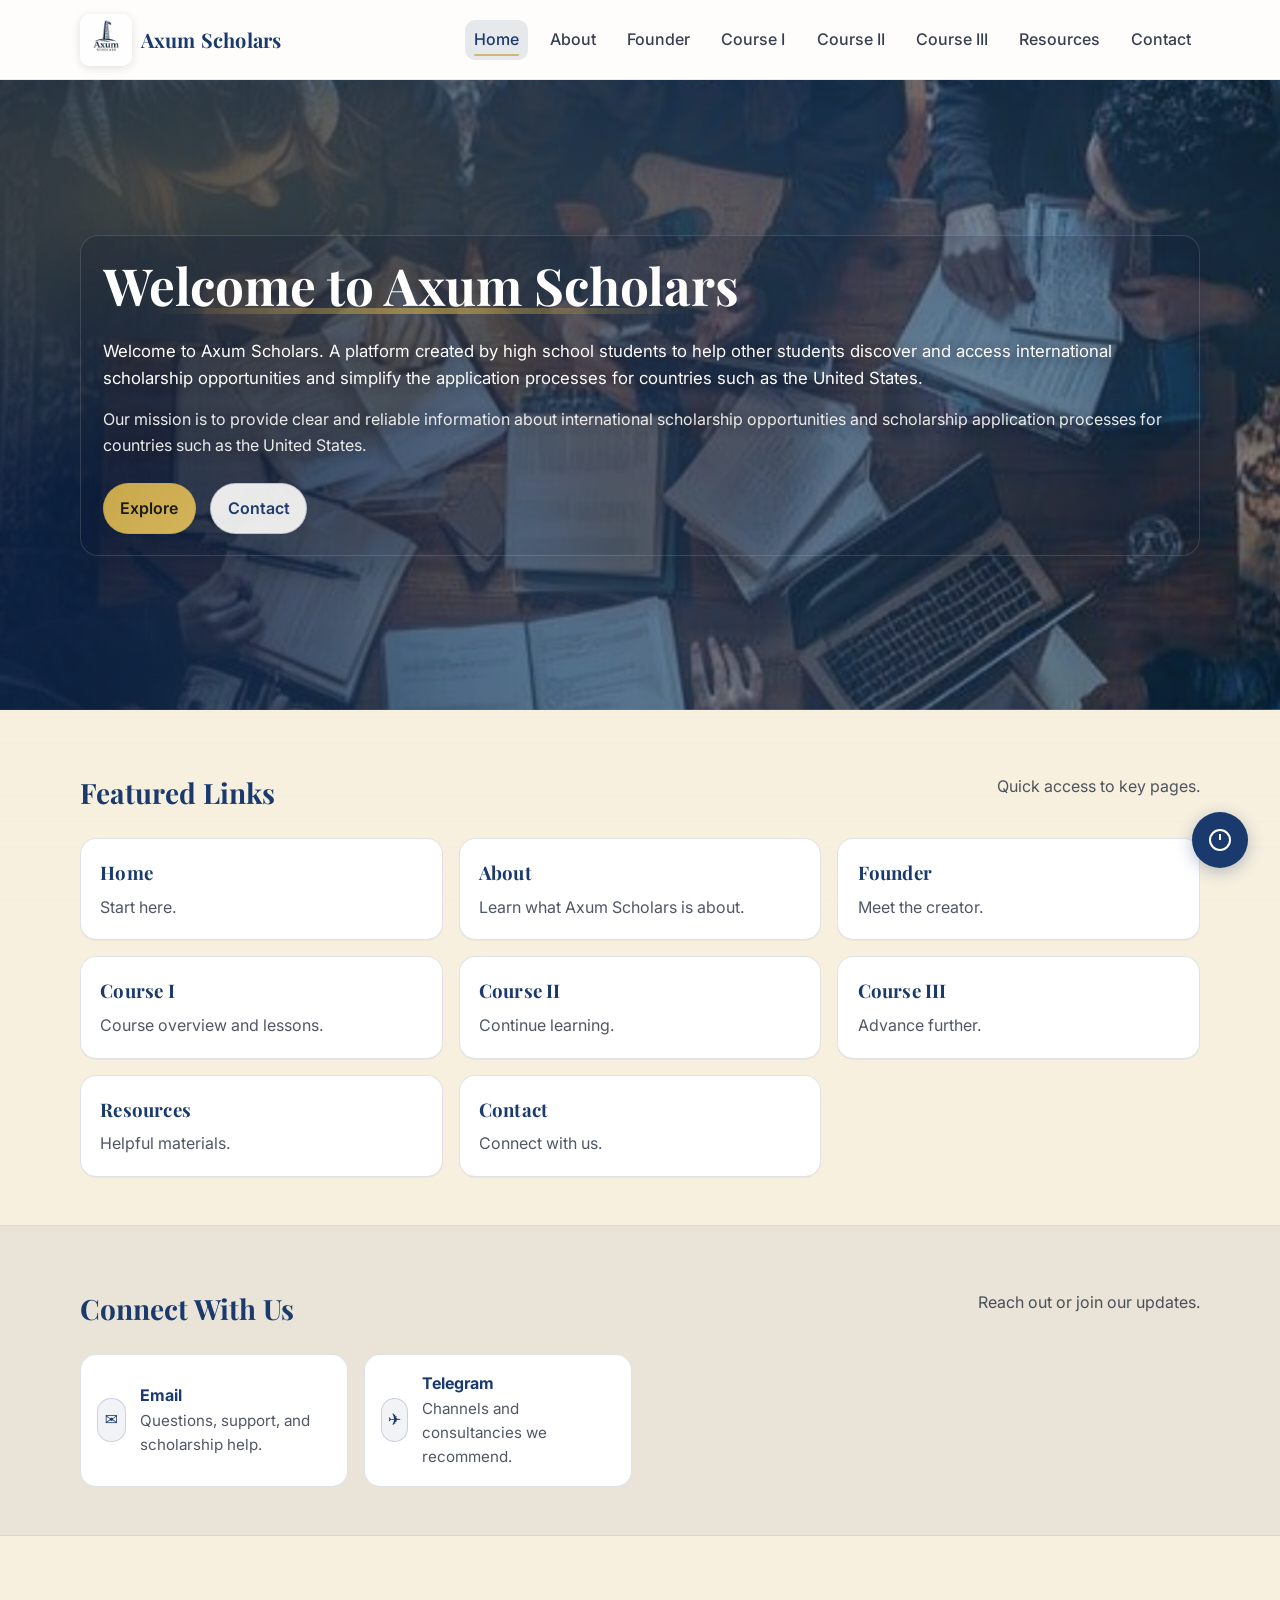
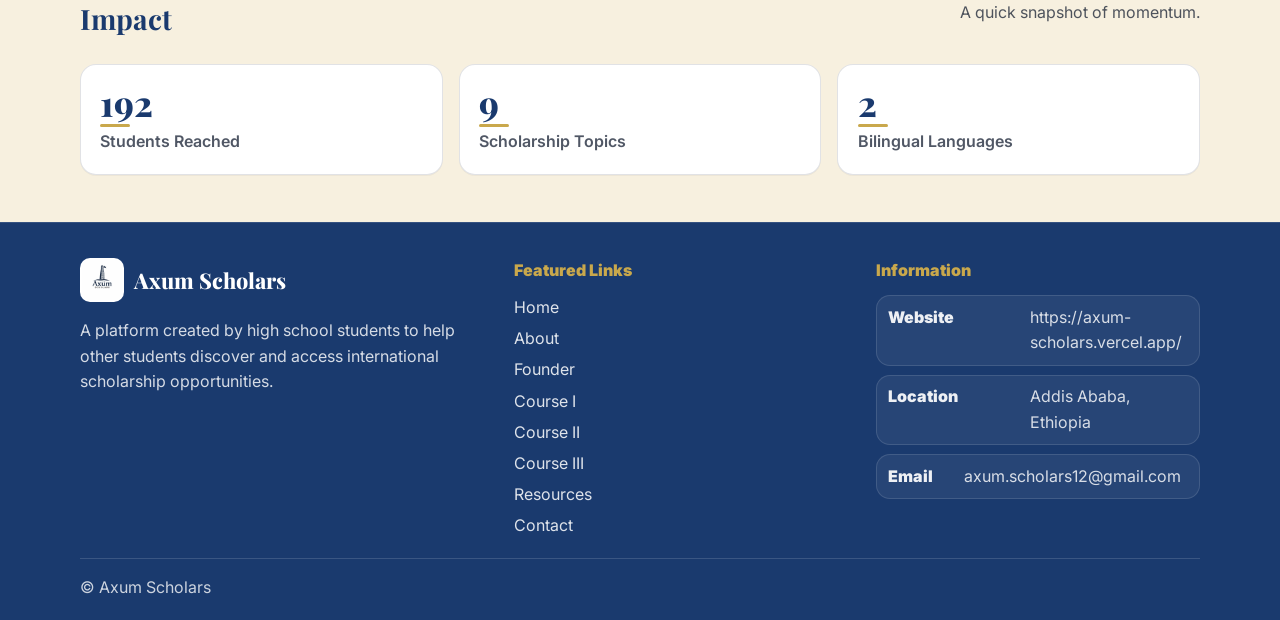
<file: index.html>
<!doctype html>
<html lang="en">
  <head>
    <meta charset="UTF-8" />
    <meta name="viewport" content="width=device-width, initial-scale=1.0" />
    <title>Axum Scholars | Home</title>
    <link rel="preconnect" href="https://fonts.googleapis.com" />
    <link rel="preconnect" href="https://fonts.gstatic.com" crossorigin />
    <link
      href="https://fonts.googleapis.com/css2?family=Inter:wght@400;500;600&family=Playfair+Display:wght@600;700&family=Patrick+Hand&display=swap"
      rel="stylesheet"
    />
    <link rel="stylesheet" href="./assets/css/styles.css" />
    <script defer src="./assets/js/main.js"></script>
  </head>
  <body>
    <a class="skip-link" href="#main">Skip to content</a>

    <header class="site-header">
      <nav class="nav" aria-label="Primary">
        <div class="nav__inner container">
          <a class="brand" href="./index.html" aria-label="Axum Scholars Home">
            <img class="brand__logo" src="./655578875_25758855597150447_8793712731819358752_n.jpg" alt="Axum Scholars logo" />
            <span class="brand__text">Axum Scholars</span>
          </a>

          <button class="nav__toggle" type="button" aria-expanded="false" aria-controls="navLinks">
            <span class="sr-only">Toggle navigation</span>
            <span class="nav__toggleBars" aria-hidden="true"></span>
          </button>

          <div id="navLinks" class="nav__links">
            <a class="nav__link is-active" href="./index.html">Home</a>
            <a class="nav__link" href="./about.html">About</a>
            <a class="nav__link" href="./founder.html">Founder</a>
            <a class="nav__link" href="./course1.html">Course I</a>
            <a class="nav__link" href="./course2.html">Course II</a>
            <a class="nav__link" href="./course3.html">Course III</a>
            <a class="nav__link" href="./resources.html">Resources</a>
            <a class="nav__link" href="./contact.html">Contact</a>
          </div>
        </div>
      </nav>
    </header>

    <main id="main">
      <section class="hero">
        <div class="hero__bg" aria-hidden="true">
          <img
            class="hero__img"
            src="./assets/img/Home page.jpg"
            alt="Students studying together around a table, books open"
            loading="eager"
            decoding="async"
            referrerpolicy="no-referrer"
          />
          <div class="hero__particles" aria-hidden="true"></div>
        </div>
        <div class="hero__overlay" aria-hidden="true"></div>
        <div class="hero__content container">
          <div class="reveal">
            <h1 class="typewriter" data-typewriter>Welcome to Axum Scholars</h1>
            <p class="lead">
              Welcome to Axum Scholars. A platform created by high school students to help other students discover and access international scholarship opportunities and simplify the application processes for countries such as the United States.
            </p>
            <p class="mission">
              Our mission is to provide clear and reliable information about international scholarship opportunities and scholarship application processes for countries such as the United States.
            </p>
            <div class="hero__actions">
              <a class="btn btn--gold" href="./about.html">Explore</a>
              <a class="btn btn--ghost" href="./contact.html">Contact</a>
            </div>
          </div>
        </div>
      </section>

      <section class="section container reveal">
        <div class="section__head">
          <h2>Featured Links</h2>
          <p class="muted">Quick access to key pages.</p>
        </div>

        <div class="cards">
          <a class="card card--link" href="./index.html">
            <h3>Home</h3>
            <p>Start here.</p>
          </a>
          <a class="card card--link" href="./about.html">
            <h3>About</h3>
            <p>Learn what Axum Scholars is about.</p>
          </a>
          <a class="card card--link" href="./founder.html">
            <h3>Founder</h3>
            <p>Meet the creator.</p>
          </a>
          <a class="card card--link" href="./course1.html">
            <h3>Course I</h3>
            <p>Course overview and lessons.</p>
          </a>
          <a class="card card--link" href="./course2.html">
            <h3>Course II</h3>
            <p>Continue learning.</p>
          </a>
          <a class="card card--link" href="./course3.html">
            <h3>Course III</h3>
            <p>Advance further.</p>
          </a>
          <a class="card card--link" href="./resources.html">
            <h3>Resources</h3>
            <p>Helpful materials.</p>
          </a>
          <a class="card card--link" href="./contact.html">
            <h3>Contact</h3>
            <p>Connect with us.</p>
          </a>
        </div>
      </section>

      <section class="section section--tint">
        <div class="container reveal">
          <div class="section__head">
            <h2>Connect With Us</h2>
            <p class="muted">Reach out or join our updates.</p>
          </div>

          <div class="social-grid">
            <a class="social-card" href="mailto:axum.scholars12@gmail.com" aria-label="Send us an email">
              <div class="icon" aria-hidden="true">&#9993;</div>
              <div>
                <div class="social-card__title">Email</div>
                <div class="social-card__meta">Questions, support, and scholarship help.</div>
              </div>
            </a>
            <a class="social-card" href="./resources.html#telegram" aria-label="Open our Telegram resources">
              <div class="icon" aria-hidden="true">&#9992;</div>
              <div>
                <div class="social-card__title">Telegram</div>
                <div class="social-card__meta">Channels and consultancies we recommend.</div>
              </div>
            </a>
          </div>
        </div>
      </section>

      <section class="section container reveal">
        <div class="section__head">
          <h2>Impact</h2>
          <p class="muted">A quick snapshot of momentum.</p>
        </div>
        <div class="stats">
          <div class="stat card">
            <div class="stat__num" data-countup="250">0</div>
            <div class="stat__label">Students Reached</div>
          </div>
          <div class="stat card">
            <div class="stat__num" data-countup="12">0</div>
            <div class="stat__label">Scholarship Topics</div>
          </div>
          <div class="stat card">
            <div class="stat__num" data-countup="2">0</div>
            <div class="stat__label">Bilingual Languages</div>
          </div>
        </div>
      </section>
    </main>

    <footer class="footer footer--dark">
      <div class="container footer__inner">
        <div class="footer3">
          <div class="footer3__col">
            <div class="footer3__brand">
              <img class="footer3__logo" src="./655578875_25758855597150447_8793712731819358752_n.jpg" alt="Axum Scholars logo" />
              <span>Axum Scholars</span>
            </div>
            <p class="footer3__desc">
              A platform created by high school students to help other students discover and access international scholarship opportunities.
            </p>
          </div>

          <div class="footer3__col">
            <div class="footer3__title">Featured Links</div>
            <div class="footer3__links">
              <a href="./index.html">Home</a>
              <a href="./about.html">About</a>
              <a href="./founder.html">Founder</a>
              <a href="./course1.html">Course I</a>
              <a href="./course2.html">Course II</a>
              <a href="./course3.html">Course III</a>
              <a href="./resources.html">Resources</a>
              <a href="./contact.html">Contact</a>
            </div>
          </div>

          <div class="footer3__col">
            <div class="footer3__title">Information</div>
            <div class="footer3__info">
              <div class="footer3__row">
                <span class="footer3__key">Website</span>
                <a class="footer3__val" href="https://axum-scholars.vercel.app/" target="_blank" rel="noopener noreferrer">https://axum-scholars.vercel.app/</a>
              </div>
              <div class="footer3__row">
                <span class="footer3__key">Location</span>
                <span class="footer3__val">Addis Ababa, Ethiopia</span>
              </div>
              <div class="footer3__row">
                <span class="footer3__key">Email</span>
                <a class="footer3__val" href="mailto:axum.scholars12@gmail.com">axum.scholars12@gmail.com</a>
              </div>
            </div>
          </div>
        </div>

        <div class="footer__bottom">&copy; Axum Scholars</div>
      </div>
    </footer>
  </body>
</html>
</file>
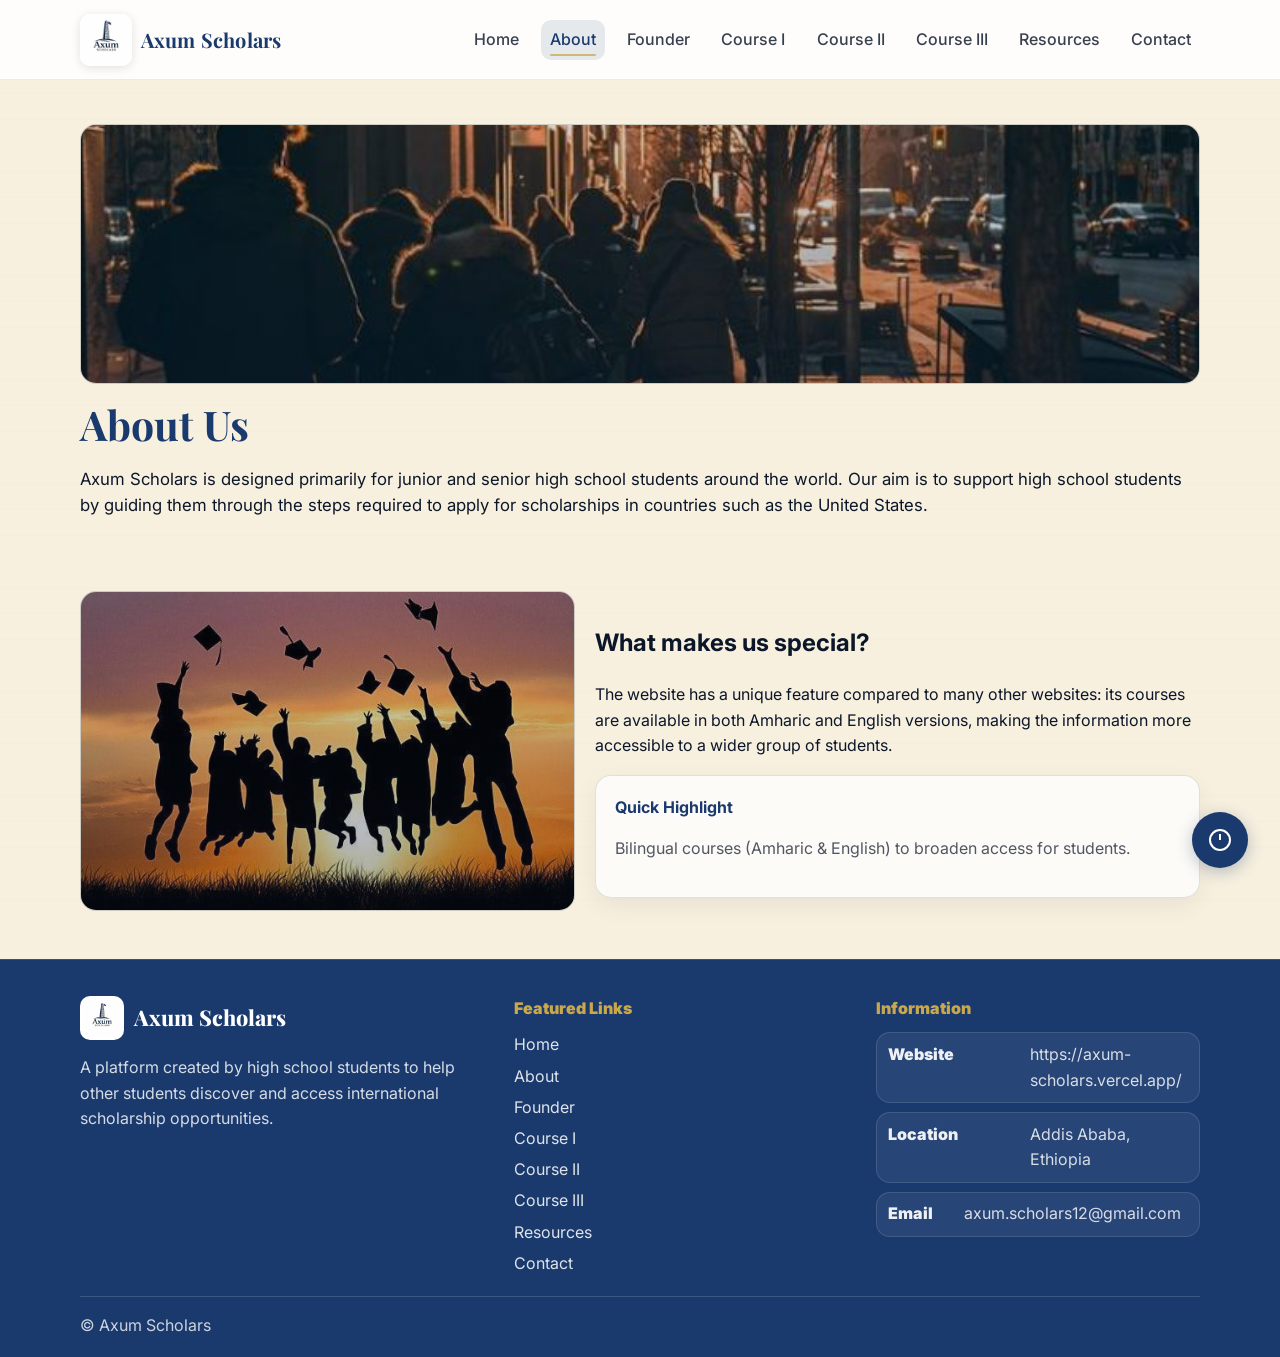
<file: about.html>
<!doctype html>
<html lang="en">
  <head>
    <meta charset="UTF-8" />
    <meta name="viewport" content="width=device-width, initial-scale=1.0" />
    <title>Axum Scholars | About Us</title>
    <link rel="preconnect" href="https://fonts.googleapis.com" />
    <link rel="preconnect" href="https://fonts.gstatic.com" crossorigin />
    <link
      href="https://fonts.googleapis.com/css2?family=Inter:wght@400;500;600&family=Playfair+Display:wght@600;700&family=Patrick+Hand&display=swap"
      rel="stylesheet"
    />
    <link rel="stylesheet" href="./assets/css/styles.css" />
    <script defer src="./assets/js/main.js"></script>
  </head>
  <body>
    <a class="skip-link" href="#main">Skip to content</a>

    <header class="site-header">
      <nav class="nav" aria-label="Primary">
        <div class="nav__inner container">
          <a class="brand" href="./index.html" aria-label="Axum Scholars Home">
            <img class="brand__logo" src="./655578875_25758855597150447_8793712731819358752_n.jpg" alt="Axum Scholars logo" />
            <span class="brand__text">Axum Scholars</span>
          </a>

          <button class="nav__toggle" type="button" aria-expanded="false" aria-controls="navLinks">
            <span class="sr-only">Toggle navigation</span>
            <span class="nav__toggleBars" aria-hidden="true"></span>
          </button>

          <div id="navLinks" class="nav__links">
            <a class="nav__link" href="./index.html">Home</a>
            <a class="nav__link is-active" href="./about.html">About</a>
            <a class="nav__link" href="./founder.html">Founder</a>
            <a class="nav__link" href="./course1.html">Course I</a>
            <a class="nav__link" href="./course2.html">Course II</a>
            <a class="nav__link" href="./course3.html">Course III</a>
            <a class="nav__link" href="./resources.html">Resources</a>
            <a class="nav__link" href="./contact.html">Contact</a>
          </div>
        </div>
      </nav>
    </header>

    <main id="main">
      <section class="page-hero">
        <div class="container">
          <div class="page-hero__media reveal">
            <div class="media-frame media-frame--wide">
              <img
                class="media-frame__img"
                src="./assets/img/For background image of, about page at the beginning.jpg"
                alt=""
                loading="lazy"
                decoding="async"
                referrerpolicy="no-referrer"
              />
              <div class="media-frame__overlay" aria-hidden="true"></div>
            </div>
          </div>
          <div class="page-hero__content reveal">
            <h1>About Us</h1>
            <p class="lead">
              Axum Scholars is designed primarily for junior and senior high school students around the world. Our aim is to support high school students by guiding them through the steps required to apply for scholarships in countries such as the United States.
            </p>
          </div>
        </div>
      </section>

      <section class="section container reveal">
        <div class="two-col two-col--media">
          <div class="media">
            <div class="media-frame media-frame--photo">
              <img
                class="media-frame__img"
                src="./assets/img/about page at middle.jpg"
                alt="Students collaborating around a table with notebooks and laptops"
                loading="lazy"
                decoding="async"
                referrerpolicy="no-referrer"
              />
              <div class="media-frame__overlay" aria-hidden="true"></div>
            </div>
          </div>
          <div>
            <h2>What makes us special?</h2>
            <p>
              The website has a unique feature compared to many other websites: its courses are available in both Amharic and English versions, making the information more accessible to a wider group of students.
            </p>
            <div class="panel">
              <div class="panel__title">Quick Highlight</div>
              <p class="muted">
                Bilingual courses (Amharic &amp; English) to broaden access for students.
              </p>
            </div>
          </div>
        </div>
      </section>
    </main>

    <footer class="footer footer--dark">
      <div class="container footer__inner">
        <div class="footer3">
          <div class="footer3__col">
            <div class="footer3__brand">
              <img class="footer3__logo" src="./655578875_25758855597150447_8793712731819358752_n.jpg" alt="Axum Scholars logo" />
              <span>Axum Scholars</span>
            </div>
            <p class="footer3__desc">
              A platform created by high school students to help other students discover and access international scholarship opportunities.
            </p>
          </div>

          <div class="footer3__col">
            <div class="footer3__title">Featured Links</div>
            <div class="footer3__links">
              <a href="./index.html">Home</a>
              <a href="./about.html">About</a>
              <a href="./founder.html">Founder</a>
              <a href="./course1.html">Course I</a>
              <a href="./course2.html">Course II</a>
              <a href="./course3.html">Course III</a>
              <a href="./resources.html">Resources</a>
              <a href="./contact.html">Contact</a>
            </div>
          </div>

          <div class="footer3__col">
            <div class="footer3__title">Information</div>
            <div class="footer3__info">
              <div class="footer3__row">
                <span class="footer3__key">Website</span>
                <a class="footer3__val" href="https://axum-scholars.vercel.app/" target="_blank" rel="noopener noreferrer">https://axum-scholars.vercel.app/</a>
              </div>
              <div class="footer3__row">
                <span class="footer3__key">Location</span>
                <span class="footer3__val">Addis Ababa, Ethiopia</span>
              </div>
              <div class="footer3__row">
                <span class="footer3__key">Email</span>
                <a class="footer3__val" href="mailto:axum.scholars12@gmail.com">axum.scholars12@gmail.com</a>
              </div>
            </div>
          </div>
        </div>

        <div class="footer__bottom">&copy; Axum Scholars</div>
      </div>
    </footer>
  </body>
</html>
</file>
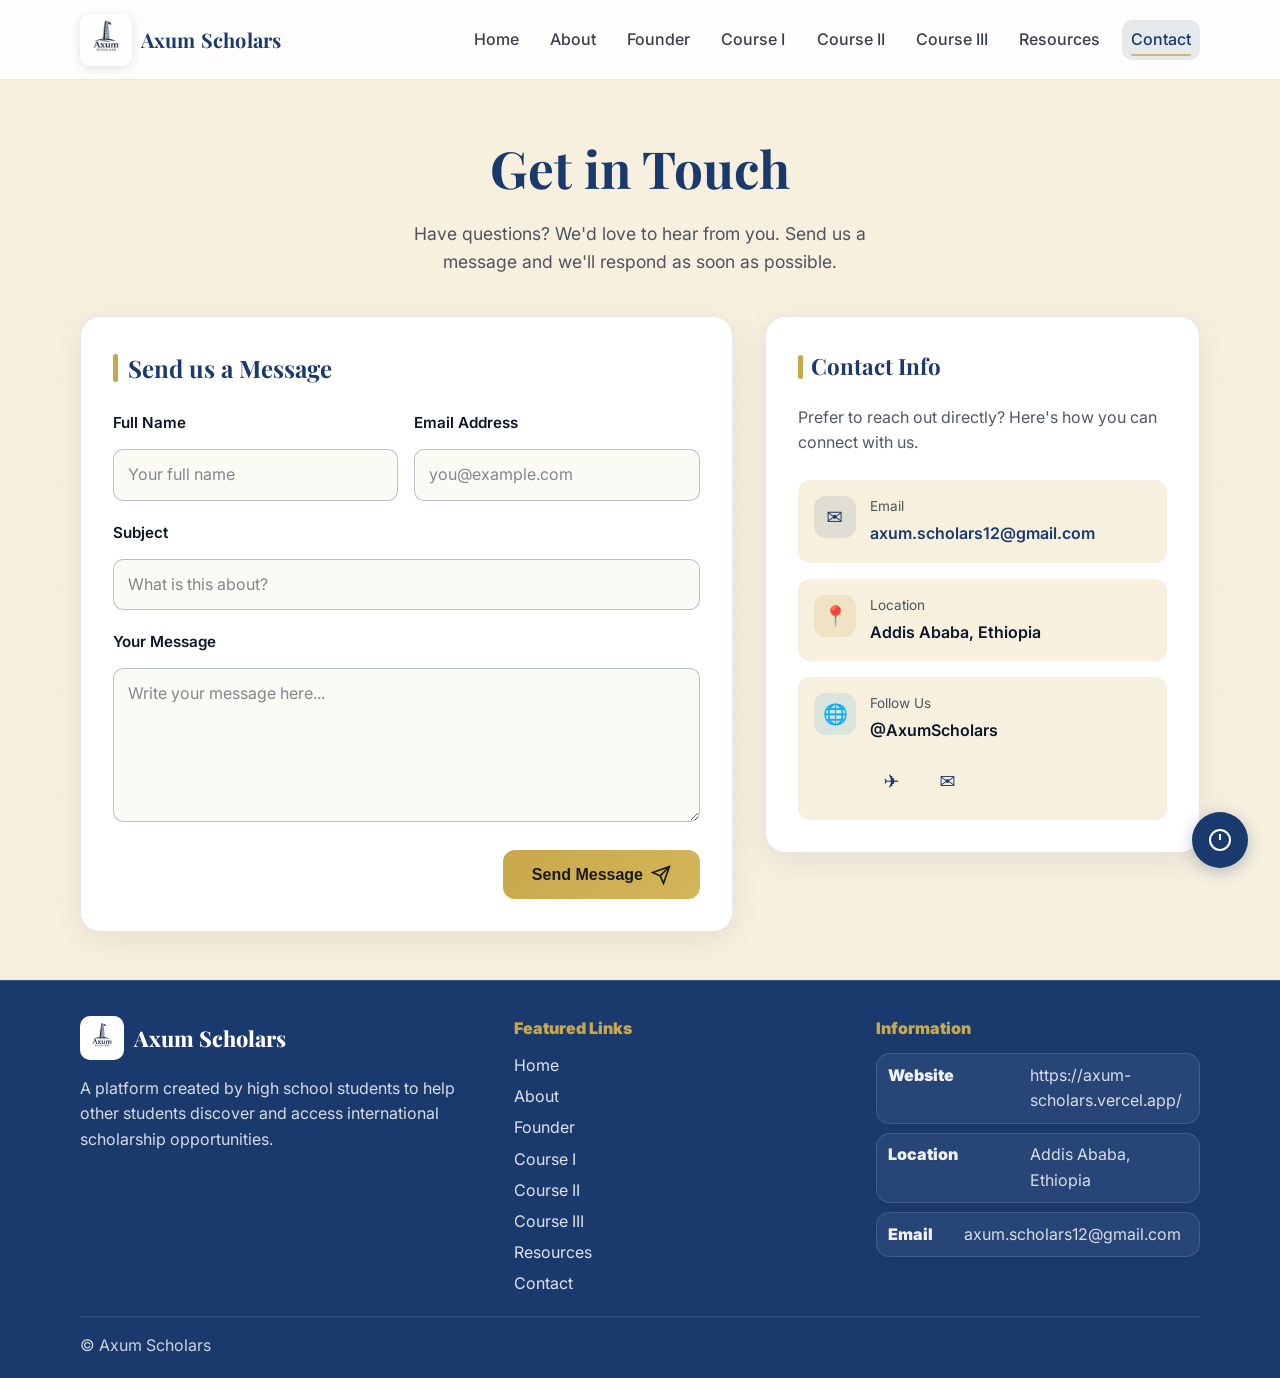
<file: contact.html>
<!doctype html>
<html lang="en">
  <head>
    <meta charset="UTF-8" />
    <meta name="viewport" content="width=device-width, initial-scale=1.0" />
    <title>Axum Scholars | Contact</title>
    <link rel="preconnect" href="https://fonts.googleapis.com" />
    <link rel="preconnect" href="https://fonts.gstatic.com" crossorigin />
    <link
      href="https://fonts.googleapis.com/css2?family=Inter:wght@400;500;600&family=Playfair+Display:wght@600;700&family=Patrick+Hand&display=swap"
      rel="stylesheet"
    />
    <link rel="stylesheet" href="./assets/css/styles.css" />
    <script defer src="./assets/js/main.js"></script>
  </head>
  <body>
    <a class="skip-link" href="#main">Skip to content</a>

    <header class="site-header">
      <nav class="nav" aria-label="Primary">
        <div class="nav__inner container">
          <a class="brand" href="./index.html" aria-label="Axum Scholars Home">
            <img class="brand__logo" src="./655578875_25758855597150447_8793712731819358752_n.jpg" alt="Axum Scholars logo" />
            <span class="brand__text">Axum Scholars</span>
          </a>

          <button class="nav__toggle" type="button" aria-expanded="false" aria-controls="navLinks">
            <span class="sr-only">Toggle navigation</span>
            <span class="nav__toggleBars" aria-hidden="true"></span>
          </button>

          <div id="navLinks" class="nav__links">
            <a class="nav__link" href="./index.html">Home</a>
            <a class="nav__link" href="./about.html">About</a>
            <a class="nav__link" href="./founder.html">Founder</a>
            <a class="nav__link" href="./course1.html">Course I</a>
            <a class="nav__link" href="./course2.html">Course II</a>
            <a class="nav__link" href="./course3.html">Course III</a>
            <a class="nav__link" href="./resources.html">Resources</a>
            <a class="nav__link is-active" href="./contact.html">Contact</a>
          </div>
        </div>
      </nav>
    </header>

    <main id="main">
      <section class="contact-page-section">
        <div class="container">
          <div class="contact-page-header reveal">
            <h1>Get in Touch</h1>
            <p>Have questions? We'd love to hear from you. Send us a message and we'll respond as soon as possible.</p>
          </div>

          <div class="contact-grid">
            <div class="contact-form-card reveal">
              <h2 class="contact-form-title">Send us a Message</h2>
              
              <form
                id="contact-form"
                class="contact-form-grid"
                action="https://formsubmit.co/axum.scholars12@gmail.com"
                method="POST"
              >
                <div class="contact-form-row">
                  <div class="field">
                    <label class="contact-label" for="name">Full Name</label>
                    <input 
                      id="name"
                      class="contact-input" 
                      type="text" 
                      name="name" 
                      placeholder="Your full name"
                      required
                    />
                  </div>
                  <div class="field">
                    <label class="contact-label" for="email">Email Address</label>
                    <input 
                      id="email"
                      class="contact-input" 
                      type="email" 
                      name="email" 
                      placeholder="you@example.com"
                      required
                    />
                  </div>
                </div>

                <div class="field">
                  <label class="contact-label" for="subject">Subject</label>
                  <input 
                    id="subject"
                    class="contact-input" 
                    type="text" 
                    name="subject" 
                    placeholder="What is this about?"
                  />
                </div>

                <div class="field">
                  <label class="contact-label" for="message">Your Message</label>
                  <textarea 
                    id="message"
                    class="contact-textarea" 
                    name="message" 
                    placeholder="Write your message here..."
                    rows="5"
                    required
                  ></textarea>
                </div>

                <input type="hidden" name="_subject" value="New Contact Form Submission - Axum Scholars" />
                <input type="text" name="_honey" style="display:none" />

                <div class="contact-form-actions">
                  <button class="contact-submit-btn" type="submit" id="submitBtn">
                    <span id="submitText">Send Message</span>
                    <svg width="20" height="20" viewBox="0 0 24 24" fill="none" stroke="currentColor" stroke-width="2"><path d="M22 2L11 13M22 2l-7 20-4-9-9-4 20-7z"/></svg>
                  </button>
                </div>
                <div id="formStatus" class="form-status" style="display:none; margin-top: 1rem; padding: 1rem; border-radius: 6px; text-align: center;"></div>
              </form>
            </div>

            <aside class="contact-info-card reveal">
              <h2 class="contact-info-title">Contact Info</h2>
              <p class="contact-info-desc">
                Prefer to reach out directly? Here's how you can connect with us.
              </p>

              <ul class="contact-info-list">
                <li class="contact-info-item">
                  <div class="contact-info-icon contact-info-icon--email">&#9993;</div>
                  <div class="contact-info-content">
                    <div class="contact-info-label">Email</div>
                    <div class="contact-info-value">
                      <a href="mailto:axum.scholars12@gmail.com">axum.scholars12@gmail.com</a>
                    </div>
                  </div>
                </li>

                <li class="contact-info-item">
                  <div class="contact-info-icon contact-info-icon--location">&#128205;</div>
                  <div class="contact-info-content">
                    <div class="contact-info-label">Location</div>
                    <div class="contact-info-value">Addis Ababa, Ethiopia</div>
                  </div>
                </li>

                <li class="contact-info-item">
                  <div class="contact-info-icon contact-info-icon--social">&#127760;</div>
                  <div class="contact-info-content">
                    <div class="contact-info-label">Follow Us</div>
                    <div class="contact-info-value">@AxumScholars</div>
                    <div class="contact-social-links">
                      <a href="./resources.html#telegram" class="social-link-btn" aria-label="Telegram">&#9992;</a>
                      <a href="mailto:axum.scholars12@gmail.com" class="social-link-btn" aria-label="Email">&#9993;</a>
                    </div>
                  </div>
                </li>
              </ul>
            </aside>
          </div>
        </div>
      </section>
    </main>

    <footer class="footer footer--dark">
      <div class="container footer__inner">
        <div class="footer3">
          <div class="footer3__col">
            <div class="footer3__brand">
              <img class="footer3__logo" src="./655578875_25758855597150447_8793712731819358752_n.jpg" alt="Axum Scholars logo" />
              <span>Axum Scholars</span>
            </div>
            <p class="footer3__desc">
              A platform created by high school students to help other students discover and access international scholarship opportunities.
            </p>
          </div>

          <div class="footer3__col">
            <div class="footer3__title">Featured Links</div>
            <div class="footer3__links">
              <a href="./index.html">Home</a>
              <a href="./about.html">About</a>
              <a href="./founder.html">Founder</a>
              <a href="./course1.html">Course I</a>
              <a href="./course2.html">Course II</a>
              <a href="./course3.html">Course III</a>
              <a href="./resources.html">Resources</a>
              <a href="./contact.html">Contact</a>
            </div>
          </div>

          <div class="footer3__col">
            <div class="footer3__title">Information</div>
            <div class="footer3__info">
              <div class="footer3__row">
                <span class="footer3__key">Website</span>
                <a class="footer3__val" href="https://axum-scholars.vercel.app/" target="_blank" rel="noopener noreferrer">https://axum-scholars.vercel.app/</a>
              </div>
              <div class="footer3__row">
                <span class="footer3__key">Location</span>
                <span class="footer3__val">Addis Ababa, Ethiopia</span>
              </div>
              <div class="footer3__row">
                <span class="footer3__key">Email</span>
                <a class="footer3__val" href="mailto:axum.scholars12@gmail.com">axum.scholars12@gmail.com</a>
              </div>
            </div>
          </div>
        </div>

        <div class="footer__bottom">&copy; Axum Scholars</div>
      </div>
    </footer>
  </body>
</html>
</file>
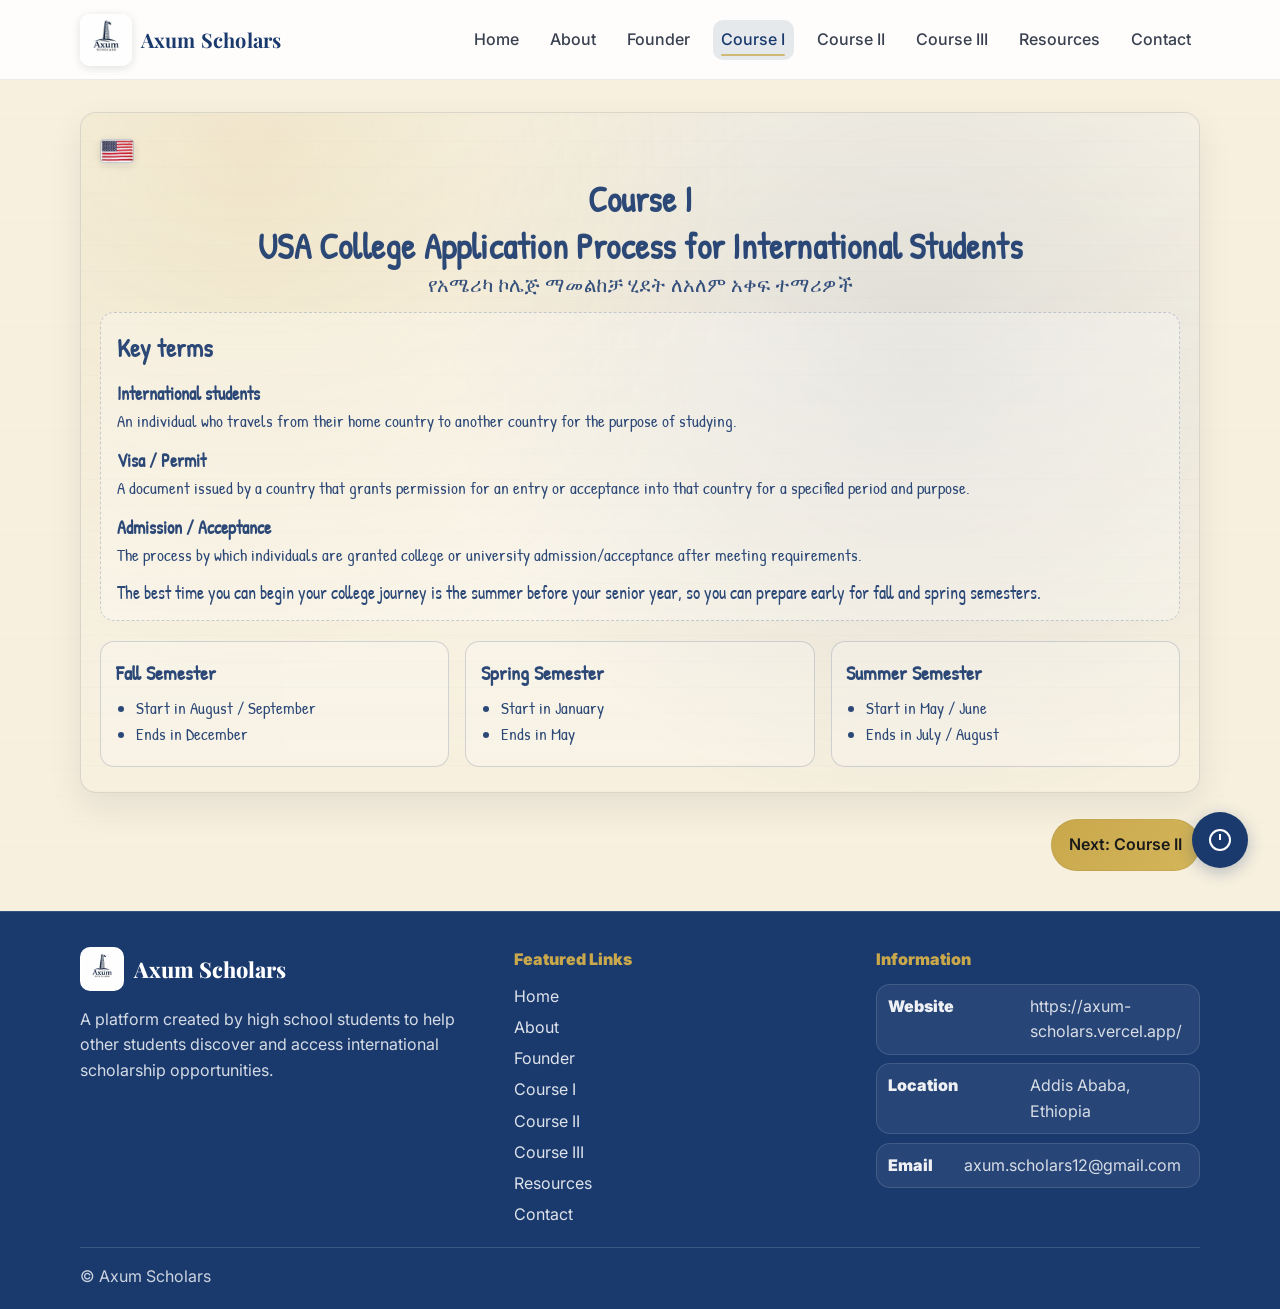
<file: course1.html>
<!doctype html>
<html lang="en">
  <head>
    <meta charset="UTF-8" />
    <meta name="viewport" content="width=device-width, initial-scale=1.0" />
    <title>Axum Scholars | Course I</title>
    <link rel="preconnect" href="https://fonts.googleapis.com" />
    <link rel="preconnect" href="https://fonts.gstatic.com" crossorigin />
    <link
      href="https://fonts.googleapis.com/css2?family=Inter:wght@400;500;600&family=Playfair+Display:wght@600;700&family=Patrick+Hand&display=swap"
      rel="stylesheet"
    />
    <link rel="stylesheet" href="./assets/css/styles.css" />
    <script defer src="./assets/js/main.js"></script>
  </head>
  <body>
    <a class="skip-link" href="#main">Skip to content</a>

    <header class="site-header">
      <nav class="nav" aria-label="Primary">
        <div class="nav__inner container">
          <a class="brand" href="./index.html" aria-label="Axum Scholars Home">
            <img class="brand__logo" src="./655578875_25758855597150447_8793712731819358752_n.jpg" alt="Axum Scholars logo" />
            <span class="brand__text">Axum Scholars</span>
          </a>

          <button class="nav__toggle" type="button" aria-expanded="false" aria-controls="navLinks">
            <span class="sr-only">Toggle navigation</span>
            <span class="nav__toggleBars" aria-hidden="true"></span>
          </button>

          <div id="navLinks" class="nav__links">
            <a class="nav__link" href="./index.html">Home</a>
            <a class="nav__link" href="./about.html">About</a>
            <a class="nav__link" href="./founder.html">Founder</a>
            <a class="nav__link is-active" href="./course1.html">Course I</a>
            <a class="nav__link" href="./course2.html">Course II</a>
            <a class="nav__link" href="./course3.html">Course III</a>
            <a class="nav__link" href="./resources.html">Resources</a>
            <a class="nav__link" href="./contact.html">Contact</a>
          </div>
        </div>
      </nav>
    </header>

    <main id="main">
      <section class="notes-section">
        <div class="container">
          <div class="notes-sheet reveal" aria-label="USA college application process notes">
            <div class="notes-header">
              <div class="notes-header__corner" aria-hidden="true">
                <span class="flag-usa"></span>
              </div>
              <h1 class="notes-title handwritten">Course I</h1>
              <h1 class="notes-title handwritten">USA College Application Process for International Students</h1>
              <div class="notes-subtitle handwritten">
                የአሜሪካ ኮሌጅ ማመልከቻ ሂደት ለአለም አቀፍ ተማሪዎች
              </div>
            </div>

            <div class="notes-body">
              <section class="notes-block">
                <h2 class="notes-h2 handwritten">Key terms</h2>
                <div class="notes-defs">
                  <div class="notes-def">
                    <div class="notes-term handwritten">International students</div>
                    <div class="notes-desc handwritten">
                      An individual who travels from their home country to another country for the purpose of studying.
                    </div>
                  </div>
                  <div class="notes-def">
                    <div class="notes-term handwritten">Visa / Permit</div>
                    <div class="notes-desc handwritten">
                      A document issued by a country that grants permission for an entry or acceptance into that country for a specified period and purpose.
                    </div>
                  </div>
                  <div class="notes-def">
                    <div class="notes-term handwritten">Admission / Acceptance</div>
                    <div class="notes-desc handwritten">
                      The process by which individuals are granted college or university admission/acceptance after meeting requirements.
                    </div>
                  </div>
                </div>

                <p class="notes-handwritten-paragraph handwritten">
                  The best time you can begin your college journey is the summer before your senior year, so you can prepare early for fall and spring semesters.
                </p>
              </section>

              <section class="notes-schedule">
                <div class="notes-semester">
                  <h3 class="notes-semester__title handwritten">Fall Semester</h3>
                  <ul class="notes-bullets handwritten">
                    <li>Start in August / September</li>
                    <li>Ends in December</li>
                  </ul>
                </div>
                <div class="notes-semester">
                  <h3 class="notes-semester__title handwritten">Spring Semester</h3>
                  <ul class="notes-bullets handwritten">
                    <li>Start in January</li>
                    <li>Ends in May</li>
                  </ul>
                </div>
                <div class="notes-semester">
                  <h3 class="notes-semester__title handwritten">Summer Semester</h3>
                  <ul class="notes-bullets handwritten">
                    <li>Start in May / June</li>
                    <li>Ends in July / August</li>
                  </ul>
                </div>
              </section>
            </div>
          </div>

          <div class="section__actions reveal">
            <a class="btn btn--gold" href="./course2.html">Next: Course II</a>
          </div>
        </div>
      </section>
    </main>

    <footer class="footer footer--dark">
      <div class="container footer__inner">
        <div class="footer3">
          <div class="footer3__col">
            <div class="footer3__brand">
              <img class="footer3__logo" src="./655578875_25758855597150447_8793712731819358752_n.jpg" alt="Axum Scholars logo" />
              <span>Axum Scholars</span>
            </div>
            <p class="footer3__desc">
              A platform created by high school students to help other students discover and access international scholarship opportunities.
            </p>
          </div>

          <div class="footer3__col">
            <div class="footer3__title">Featured Links</div>
            <div class="footer3__links">
              <a href="./index.html">Home</a>
              <a href="./about.html">About</a>
              <a href="./founder.html">Founder</a>
              <a href="./course1.html">Course I</a>
              <a href="./course2.html">Course II</a>
              <a href="./course3.html">Course III</a>
              <a href="./resources.html">Resources</a>
              <a href="./contact.html">Contact</a>
            </div>
          </div>

          <div class="footer3__col">
            <div class="footer3__title">Information</div>
            <div class="footer3__info">
              <div class="footer3__row">
                <span class="footer3__key">Website</span>
                <a class="footer3__val" href="https://axum-scholars.vercel.app/" target="_blank" rel="noopener noreferrer">https://axum-scholars.vercel.app/</a>
              </div>
              <div class="footer3__row">
                <span class="footer3__key">Location</span>
                <span class="footer3__val">Addis Ababa, Ethiopia</span>
              </div>
              <div class="footer3__row">
                <span class="footer3__key">Email</span>
                <a class="footer3__val" href="mailto:axum.scholars12@gmail.com">axum.scholars12@gmail.com</a>
              </div>
            </div>
          </div>
        </div>

        <div class="footer__bottom">&copy; Axum Scholars</div>
      </div>
    </footer>
  </body>
</html>
</file>
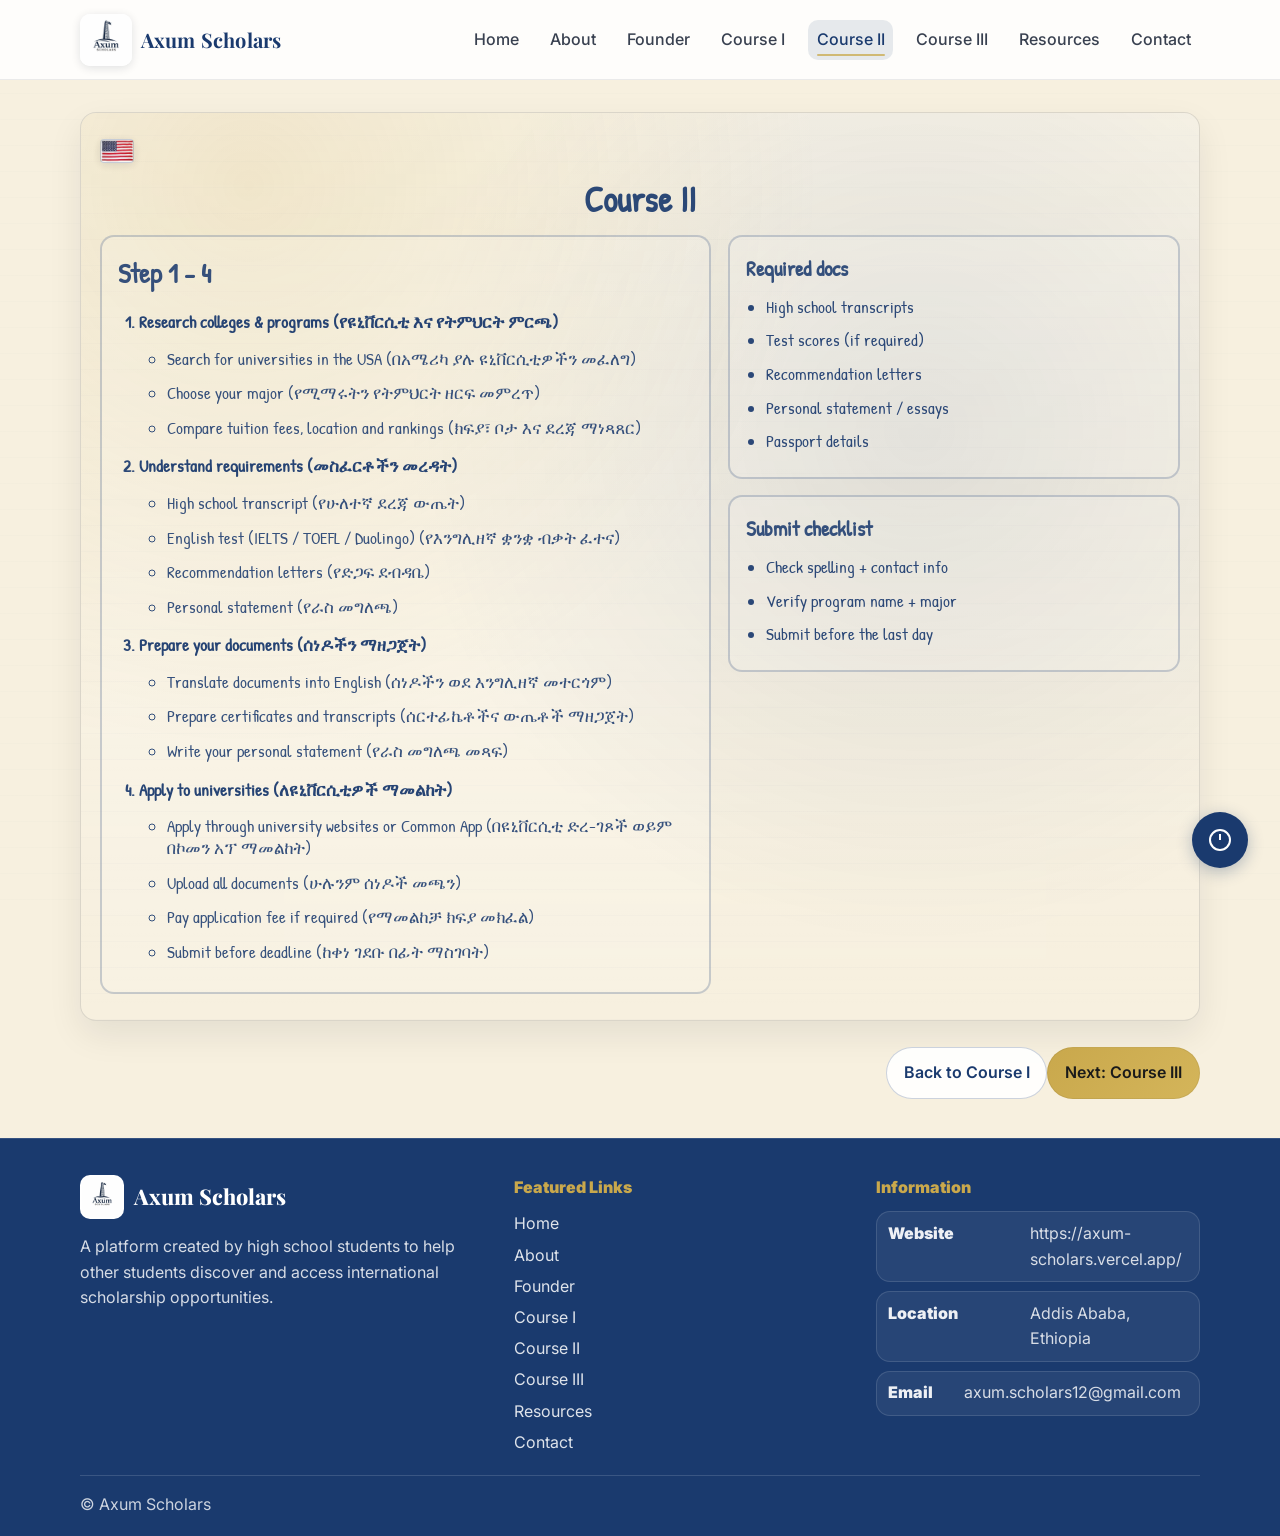
<file: course2.html>
<!DOCTYPE html>

<html lang="en">
<head>
<meta charset="utf-8"/>
<meta content="width=device-width, initial-scale=1.0" name="viewport"/>
<title>Axum Scholars | Course II</title>
<link href="https://fonts.googleapis.com" rel="preconnect"/>
<link crossorigin="" href="https://fonts.gstatic.com" rel="preconnect"/>
<link href="https://fonts.googleapis.com/css2?family=Inter:wght@400;500;600&amp;family=Playfair+Display:wght@600;700&amp;family=Patrick+Hand&amp;display=swap" rel="stylesheet"/>
<link href="./assets/css/styles.css" rel="stylesheet"/>
<script defer="" src="./assets/js/main.js"></script>
</head>
<body>
<a class="skip-link" href="#main">Skip to content</a>
<header class="site-header">
<nav aria-label="Primary" class="nav">
<div class="nav__inner container">
<a aria-label="Axum Scholars Home" class="brand" href="./index.html">
<img alt="Axum Scholars logo" class="brand__logo" src="./655578875_25758855597150447_8793712731819358752_n.jpg"/>
<span class="brand__text">Axum Scholars</span>
</a>
<button aria-controls="navLinks" aria-expanded="false" class="nav__toggle" type="button">
<span class="sr-only">Toggle navigation</span>
<span aria-hidden="true" class="nav__toggleBars"></span>
</button>
<div class="nav__links" id="navLinks">
<a class="nav__link" href="./index.html">Home</a>
<a class="nav__link" href="./about.html">About</a>
<a class="nav__link" href="./founder.html">Founder</a>
<a class="nav__link" href="./course1.html">Course I</a>
<a class="nav__link is-active" href="./course2.html">Course II</a>
<a class="nav__link" href="./course3.html">Course III</a>
<a class="nav__link" href="./resources.html">Resources</a>
<a class="nav__link" href="./contact.html">Contact</a>
</div>
</div>
</nav>
</header>
<main id="main">
<section class="notes-section">
<div class="container">
<div aria-label="Course II notes" class="notes-sheet reveal">
<div class="notes-header">
<div aria-hidden="true" class="notes-header__corner">
<span class="flag-usa"></span>
</div>
<h1 class="notes-title handwritten">Course II</h1>
</div>
<div class="notes-body">
<section aria-label="Course II steps" class="course2-grid">
<div class="course2-box course2-box--left">
<h2 class="course2-title handwritten">Step 1 - 4</h2>
<ol class="course2-steps handwritten">
<li>
<span class="course2-step-title">Research colleges &amp; programs (የዩኒቨርሲቲ እና የትምህርት ምርጫ)</span>
<span class="course2-step-desc">
<ul class="course2-bullets">
<li>Search for universities in the USA (በአሜሪካ ያሉ ዩኒቨርሲቲዎችን መፈለግ)</li>
<li>Choose your major (የሚማሩትን የትምህርት ዘርፍ መምረጥ)</li>
<li>Compare tuition fees, location and rankings (ክፍያ፣ ቦታ እና ደረጃ ማነጻጸር)</li>
</ul>
</span>
</li>
<li>
<span class="course2-step-title">Understand requirements (መስፈርቶችን መረዳት)</span>
<span class="course2-step-desc">
<ul class="course2-bullets">
<li>High school transcript (የሁለተኛ ደረጃ ውጤት)</li>
<li>English test (IELTS / TOEFL / Duolingo) (የእንግሊዘኛ ቋንቋ ብቃት ፈተና)</li>
<li>Recommendation letters (የድጋፍ ደብዳቤ)</li>
<li>Personal statement (የራስ መግለጫ)</li>
</ul>
</span>
</li>
<li>
<span class="course2-step-title">Prepare your documents (ሰነዶችን ማዘጋጀት)</span>
<span class="course2-step-desc">
<ul class="course2-bullets">
<li>Translate documents into English (ሰነዶችን ወደ እንግሊዘኛ መተርጎም)</li>
<li>Prepare certificates and transcripts (ሰርተፊኬቶችና ውጤቶች ማዘጋጀት)</li>
<li>Write your personal statement (የራስ መግለጫ መጻፍ)</li>
</ul>
</span>
</li>
<li>
<span class="course2-step-title">Apply to universities (ለዩኒቨርሲቲዎች ማመልከት)</span>
<span class="course2-step-desc">
<ul class="course2-bullets">
<li>Apply through university websites or Common App (በዩኒቨርሲቲ ድረ-ገጾች ወይም በኮመን አፕ ማመልከት)</li>
<li>Upload all documents (ሁሉንም ሰነዶች መጫን)</li>
<li>Pay application fee if required (የማመልከቻ ክፍያ መክፈል)</li>
<li>Submit before deadline (ከቀነ ገደቡ በፊት ማስገባት)</li>
</ul>
</span>
</li>
</ol>
</div>
<div class="course2-right">
<div class="course2-box course2-box--right handwritten">
<h3 class="course2-side-title handwritten">Required docs</h3>
<ul class="course2-side-list handwritten">
<li>High school transcripts</li>
<li>Test scores (if required)</li>
<li>Recommendation letters</li>
<li>Personal statement / essays</li>
<li>Passport details</li>
</ul>
</div>
<div class="course2-box course2-box--right handwritten">
<h3 class="course2-side-title handwritten">Submit checklist</h3>
<ul class="course2-side-list handwritten">
<li>Check spelling + contact info</li>
<li>Verify program name + major</li>
<li>Submit before the last day</li>
</ul>
</div>
</div>
</section>
</div>
</div>
<div class="section__actions reveal">
<a class="btn btn--ghost" href="./course1.html">Back to Course I</a>
<a class="btn btn--gold" href="./course3.html">Next: Course III</a>
</div>
</div>
</section>
</main>
<footer class="footer footer--dark">
<div class="container footer__inner">
<div class="footer3">
<div class="footer3__col">
<div class="footer3__brand">
<img alt="Axum Scholars logo" class="footer3__logo" src="./655578875_25758855597150447_8793712731819358752_n.jpg"/>
<span>Axum Scholars</span>
</div>
<p class="footer3__desc">
              A platform created by high school students to help other students discover and access international scholarship opportunities.
            </p>
</div>
<div class="footer3__col">
<div class="footer3__title">Featured Links</div>
<div class="footer3__links">
<a href="./index.html">Home</a>
<a href="./about.html">About</a>
<a href="./founder.html">Founder</a>
<a href="./course1.html">Course I</a>
<a href="./course2.html">Course II</a>
<a href="./course3.html">Course III</a>
<a href="./resources.html">Resources</a>
<a href="./contact.html">Contact</a>
</div>
</div>
<div class="footer3__col">
<div class="footer3__title">Information</div>
<div class="footer3__info">
<div class="footer3__row">
<span class="footer3__key">Website</span>
<a class="footer3__val" href="https://axum-scholars.vercel.app/" target="_blank" rel="noopener noreferrer">https://axum-scholars.vercel.app/</a>
</div>
<div class="footer3__row">
<span class="footer3__key">Location</span>
<span class="footer3__val">Addis Ababa, Ethiopia</span>
</div>
<div class="footer3__row">
<span class="footer3__key">Email</span>
<a class="footer3__val" href="mailto:axum.scholars12@gmail.com">axum.scholars12@gmail.com</a>
</div>
</div>
</div>
</div>
<div class="footer__bottom">© Axum Scholars</div>
</div>
</footer>
</body>
</html>
</file>
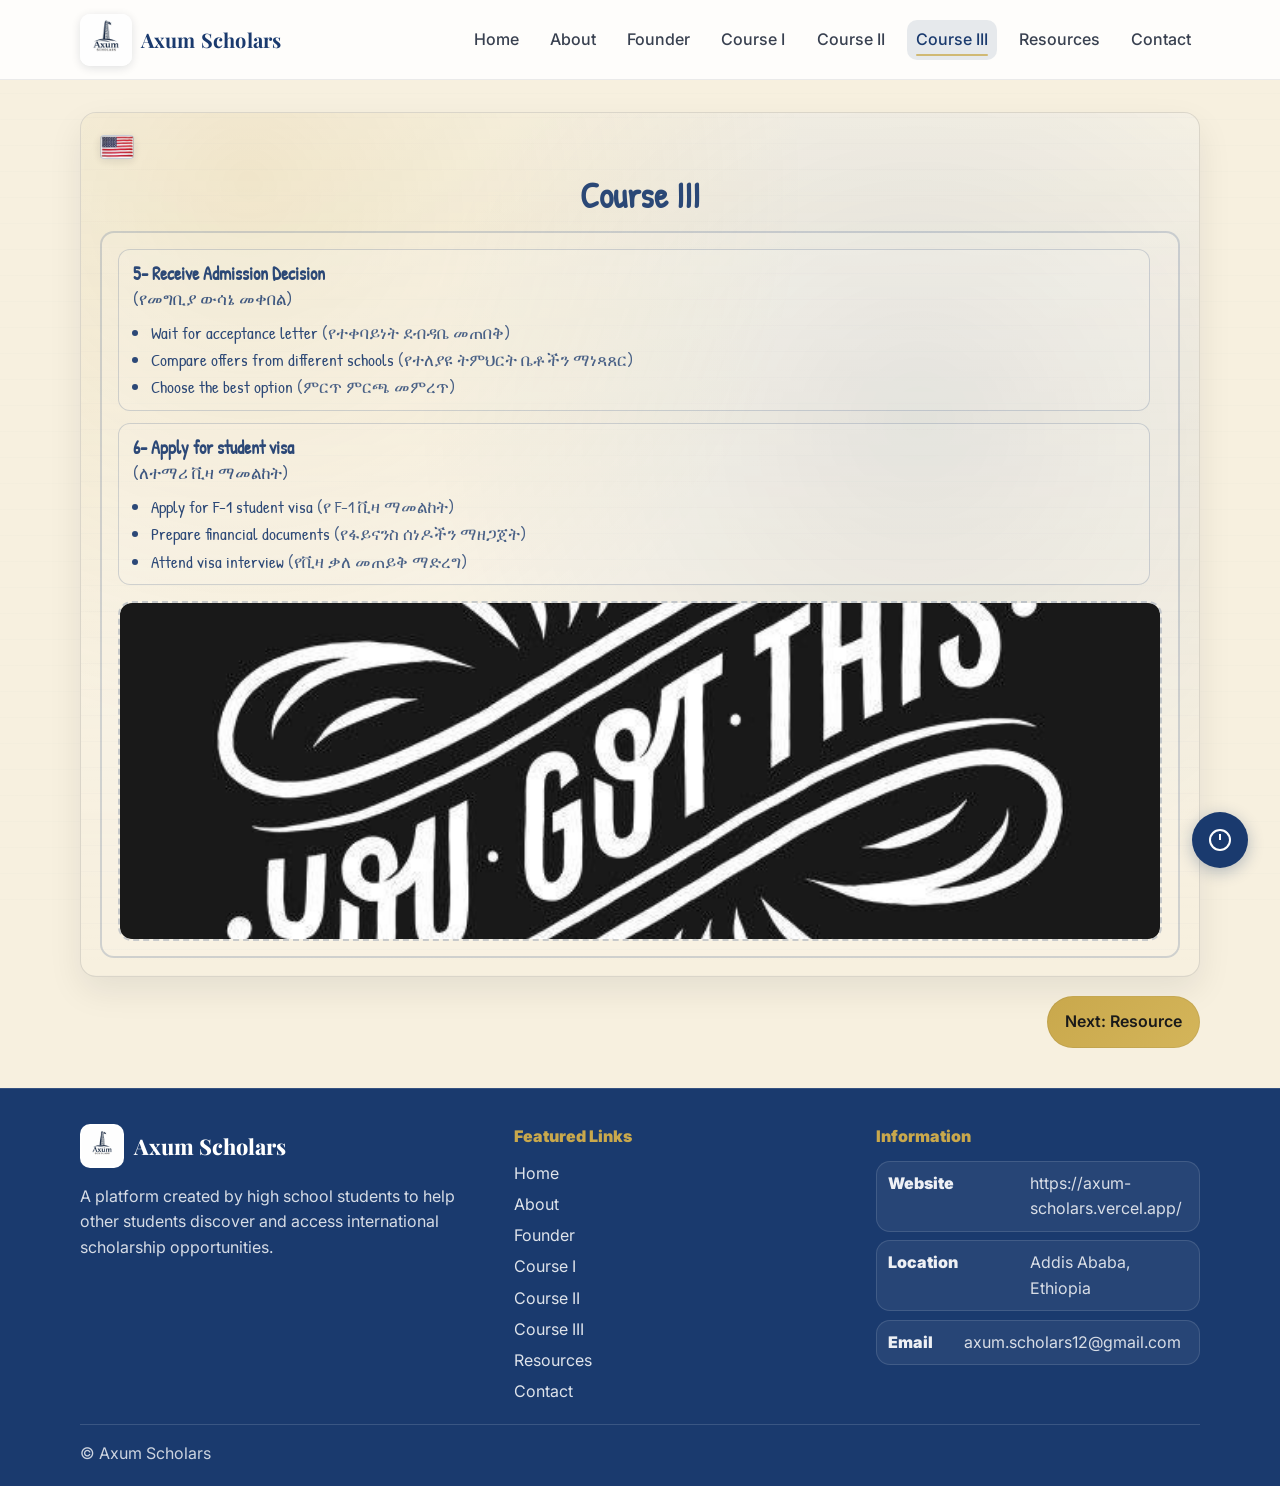
<file: course3.html>
<!doctype html>
<html lang="en">
  <head>
    <meta charset="UTF-8" />
    <meta name="viewport" content="width=device-width, initial-scale=1.0" />
    <title>Axum Scholars | Course III</title>
    <link rel="preconnect" href="https://fonts.googleapis.com" />
    <link rel="preconnect" href="https://fonts.gstatic.com" crossorigin />
    <link
      href="https://fonts.googleapis.com/css2?family=Inter:wght@400;500;600&family=Playfair+Display:wght@600;700&family=Patrick+Hand&display=swap"
      rel="stylesheet"
    />
    <link rel="stylesheet" href="./assets/css/styles.css" />
    <script defer src="./assets/js/main.js"></script>
  </head>
  <body>
    <a class="skip-link" href="#main">Skip to content</a>

    <header class="site-header">
      <nav class="nav" aria-label="Primary">
        <div class="nav__inner container">
          <a class="brand" href="./index.html" aria-label="Axum Scholars Home">
            <img class="brand__logo" src="./655578875_25758855597150447_8793712731819358752_n.jpg" alt="Axum Scholars logo" />
            <span class="brand__text">Axum Scholars</span>
          </a>

          <button class="nav__toggle" type="button" aria-expanded="false" aria-controls="navLinks">
            <span class="sr-only">Toggle navigation</span>
            <span class="nav__toggleBars" aria-hidden="true"></span>
          </button>

          <div id="navLinks" class="nav__links">
            <a class="nav__link" href="./index.html">Home</a>
            <a class="nav__link" href="./about.html">About</a>
            <a class="nav__link" href="./founder.html">Founder</a>
            <a class="nav__link" href="./course1.html">Course I</a>
            <a class="nav__link" href="./course2.html">Course II</a>
            <a class="nav__link is-active" href="./course3.html">Course III</a>
            <a class="nav__link" href="./resources.html">Resources</a>
            <a class="nav__link" href="./contact.html">Contact</a>
          </div>
        </div>
      </nav>
    </header>

    <main id="main">
      <section class="notes-section">
        <div class="container">
          <div class="notes-sheet course3-sheet reveal" aria-label="Course III handwritten notes">
            <div class="notes-header">
              <div class="notes-header__corner" aria-hidden="true">
                <span class="flag-usa"></span>
              </div>
              <h1 class="notes-title handwritten">Course III</h1>
            </div>

            <div class="course3-main handwritten">
              <div class="course3-steps">
                <div class="course3-block">
                  <div class="course3-step-en">5- Receive Admission Decision</div>
                  <div class="course3-step-am">(የመግቢያ ውሳኔ መቀበል)</div>
                  <ul class="course3-sublist">
                    <li>Wait for acceptance letter <span class="course3-am-inline">(የተቀባይነት ደብዳቤ መጠበቅ)</span></li>
                    <li>Compare offers from different schools <span class="course3-am-inline">(የተለያዩ ትምህርት ቤቶችን ማነጻጸር)</span></li>
                    <li>Choose the best option <span class="course3-am-inline">(ምርጥ ምርጫ መምረጥ)</span></li>
                  </ul>
                </div>

                <div class="course3-block">
                  <div class="course3-step-en">6- Apply for student visa</div>
                  <div class="course3-step-am">(ለተማሪ ቪዛ ማመልከት)</div>
                  <ul class="course3-sublist">
                    <li>Apply for F-1 student visa <span class="course3-am-inline">(የ F-1 ቪዛ ማመልከት)</span></li>
                    <li>Prepare financial documents <span class="course3-am-inline">(የፋይናንስ ሰነዶችን ማዘጋጀት)</span></li>
                    <li>Attend visa interview <span class="course3-am-inline">(የቪዛ ቃለ መጠይቅ ማድረግ)</span></li>
                  </ul>
                </div>
              </div>

              <div class="course3-image" aria-label="Course III closing image">
                <img
                  src="./assets/img/course3-last.jpg"
                  alt="You got this"
                  loading="lazy"
                  decoding="async"
                />
              </div>
            </div>

          </div>

          <div class="section__actions reveal" style="margin-top: 1.2rem;">
            <a class="btn btn--gold" href="./resources.html">Next: Resource</a>
          </div>
        </div>
      </section>
    </main>

    <footer class="footer footer--dark">
      <div class="container footer__inner">
        <div class="footer3">
          <div class="footer3__col">
            <div class="footer3__brand">
              <img class="footer3__logo" src="./655578875_25758855597150447_8793712731819358752_n.jpg" alt="Axum Scholars logo" />
              <span>Axum Scholars</span>
            </div>
            <p class="footer3__desc">
              A platform created by high school students to help other students discover and access international scholarship opportunities.
            </p>
          </div>

          <div class="footer3__col">
            <div class="footer3__title">Featured Links</div>
            <div class="footer3__links">
              <a href="./index.html">Home</a>
              <a href="./about.html">About</a>
              <a href="./founder.html">Founder</a>
              <a href="./course1.html">Course I</a>
              <a href="./course2.html">Course II</a>
              <a href="./course3.html">Course III</a>
              <a href="./resources.html">Resources</a>
              <a href="./contact.html">Contact</a>
            </div>
          </div>

          <div class="footer3__col">
            <div class="footer3__title">Information</div>
            <div class="footer3__info">
              <div class="footer3__row">
                <span class="footer3__key">Website</span>
                <a class="footer3__val" href="https://axum-scholars.vercel.app/" target="_blank" rel="noopener noreferrer">https://axum-scholars.vercel.app/</a>
              </div>
              <div class="footer3__row">
                <span class="footer3__key">Location</span>
                <span class="footer3__val">Addis Ababa, Ethiopia</span>
              </div>
              <div class="footer3__row">
                <span class="footer3__key">Email</span>
                <a class="footer3__val" href="mailto:axum.scholars12@gmail.com">axum.scholars12@gmail.com</a>
              </div>
            </div>
          </div>
        </div>

        <div class="footer__bottom">&copy; Axum Scholars</div>
      </div>
    </footer>
  </body>
  </html>
</file>
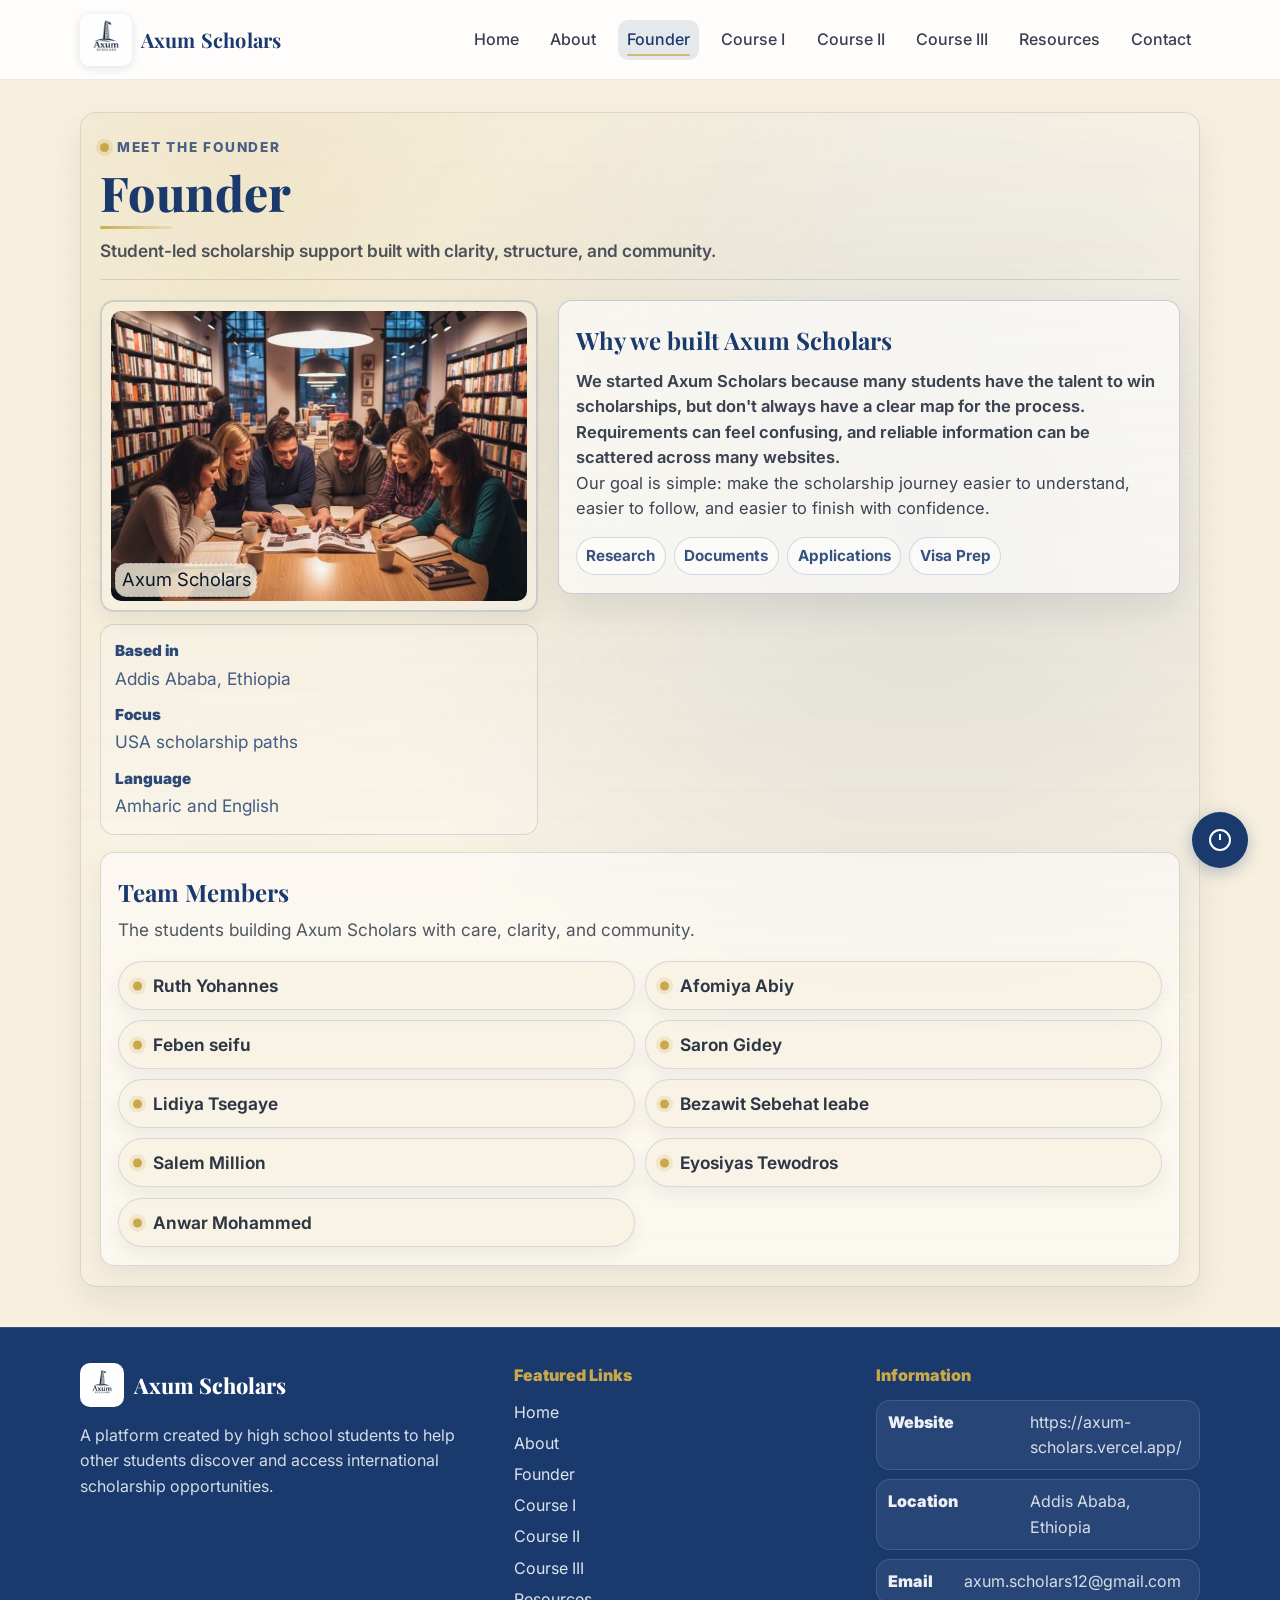
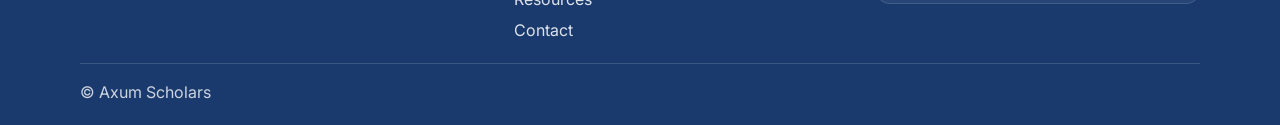
<file: founder.html>
<!doctype html>
<html lang="en">
  <head>
    <meta charset="UTF-8" />
    <meta name="viewport" content="width=device-width, initial-scale=1.0" />
    <title>Axum Scholars | Founder</title>
    <link rel="preconnect" href="https://fonts.googleapis.com" />
    <link rel="preconnect" href="https://fonts.gstatic.com" crossorigin />
    <link
      href="https://fonts.googleapis.com/css2?family=Inter:wght@400;500;600&family=Playfair+Display:wght@600;700&family=Patrick+Hand&display=swap"
      rel="stylesheet"
    />
    <link rel="stylesheet" href="./assets/css/styles.css" />
    <script defer src="./assets/js/main.js"></script>
  </head>
  <body class="page--founder">
    <a class="skip-link" href="#main">Skip to content</a>

    <header class="site-header">
      <nav class="nav" aria-label="Primary">
        <div class="nav__inner container">
          <a class="brand" href="./index.html" aria-label="Axum Scholars Home">
            <img class="brand__logo" src="./655578875_25758855597150447_8793712731819358752_n.jpg" alt="Axum Scholars logo" />
            <span class="brand__text">Axum Scholars</span>
          </a>

          <button class="nav__toggle" type="button" aria-expanded="false" aria-controls="navLinks">
            <span class="sr-only">Toggle navigation</span>
            <span class="nav__toggleBars" aria-hidden="true"></span>
          </button>

          <div id="navLinks" class="nav__links">
            <a class="nav__link" href="./index.html">Home</a>
            <a class="nav__link" href="./about.html">About</a>
            <a class="nav__link is-active" href="./founder.html">Founder</a>
            <a class="nav__link" href="./course1.html">Course I</a>
            <a class="nav__link" href="./course2.html">Course II</a>
            <a class="nav__link" href="./course3.html">Course III</a>
            <a class="nav__link" href="./resources.html">Resources</a>
            <a class="nav__link" href="./contact.html">Contact</a>
          </div>
        </div>
      </nav>
    </header>

    <main id="main">
      <section class="notes-section">
        <div class="container">
          <div class="notes-sheet founder-notes reveal" aria-label="Founder page">
            <div class="founder-top">
              <p class="founder-eyebrow">Meet the Founder</p>
              <h1 class="founder-title">Founder</h1>
              <p class="founder-kicker">
                Student-led scholarship support built with clarity, structure, and community.
              </p>
            </div>

            <div class="founder-layout">
              <div class="founder-photo-wrap">
                <div class="founder-photo-frame">
                  <img
                    class="founder-photo"
                    src="./assets/img/founder.jpg"
                    alt="Axum Scholars founder portrait"
                    loading="lazy"
                    decoding="async"
                  />
                  <div class="founder-photo-label">Axum Scholars</div>
                </div>

                <div class="founder-facts">
                  <div class="founder-fact">
                    <div class="founder-fact__k">Based in</div>
                    <div class="founder-fact__v">Addis Ababa, Ethiopia</div>
                  </div>
                  <div class="founder-fact">
                    <div class="founder-fact__k">Focus</div>
                    <div class="founder-fact__v">USA scholarship paths</div>
                  </div>
                  <div class="founder-fact">
                    <div class="founder-fact__k">Language</div>
                    <div class="founder-fact__v">Amharic and English</div>
                  </div>
                </div>
              </div>

              <div class="founder-text-box">
                <h2 class="founder-section-title">Why we built Axum Scholars</h2>
                <p class="founder-prose founder-prose--lead">
                  We started Axum Scholars because many students have the talent to win scholarships, but don't always have a clear map for the process.
                  Requirements can feel confusing, and reliable information can be scattered across many websites.
                </p>
                <p class="founder-prose">
                  Our goal is simple: make the scholarship journey easier to understand, easier to follow, and easier to finish with confidence.
                </p>

                <div class="founder-badges" aria-label="Focus areas">
                  <span class="founder-badge">Research</span>
                  <span class="founder-badge">Documents</span>
                  <span class="founder-badge">Applications</span>
                  <span class="founder-badge">Visa Prep</span>
                </div>
              </div>
            </div>

            <section class="founder-team" aria-label="Team list">
              <h2 class="founder-section-title">Team Members</h2>
              <p class="muted founder-team__desc">
                The students building Axum Scholars with care, clarity, and community.
              </p>
              <ul class="founder-names reveal-stagger" id="founderNames">
                <li class="reveal">Ruth Yohannes</li>
                <li class="reveal">Afomiya Abiy</li>
                <li class="reveal">Feben seifu</li>
                <li class="reveal">Saron Gidey</li>
                <li class="reveal">Lidiya Tsegaye</li>
                <li class="reveal">Bezawit Sebehat leabe</li>
                <li class="reveal">Salem Million</li>
                <li class="reveal">Eyosiyas Tewodros</li>
                <li class="reveal">Anwar Mohammed</li>
              </ul>
            </section>

          </div>
        </div>
      </section>
    </main>

    <footer class="footer footer--dark">
      <div class="container footer__inner">
        <div class="footer3">
          <div class="footer3__col">
            <div class="footer3__brand">
              <img class="footer3__logo" src="./655578875_25758855597150447_8793712731819358752_n.jpg" alt="Axum Scholars logo" />
              <span>Axum Scholars</span>
            </div>
            <p class="footer3__desc">
              A platform created by high school students to help other students discover and access international scholarship opportunities.
            </p>
          </div>

          <div class="footer3__col">
            <div class="footer3__title">Featured Links</div>
            <div class="footer3__links">
              <a href="./index.html">Home</a>
              <a href="./about.html">About</a>
              <a href="./founder.html">Founder</a>
              <a href="./course1.html">Course I</a>
              <a href="./course2.html">Course II</a>
              <a href="./course3.html">Course III</a>
              <a href="./resources.html">Resources</a>
              <a href="./contact.html">Contact</a>
            </div>
          </div>

          <div class="footer3__col">
            <div class="footer3__title">Information</div>
            <div class="footer3__info">
              <div class="footer3__row">
                <span class="footer3__key">Website</span>
                <a class="footer3__val" href="https://axum-scholars.vercel.app/" target="_blank" rel="noopener noreferrer">https://axum-scholars.vercel.app/</a>
              </div>
              <div class="footer3__row">
                <span class="footer3__key">Location</span>
                <span class="footer3__val">Addis Ababa, Ethiopia</span>
              </div>
              <div class="footer3__row">
                <span class="footer3__key">Email</span>
                <a class="footer3__val" href="mailto:axum.scholars12@gmail.com">axum.scholars12@gmail.com</a>
              </div>
            </div>
          </div>
        </div>

        <div class="footer__bottom">&copy; Axum Scholars</div>
      </div>
    </footer>
  </body>
</html>
</file>
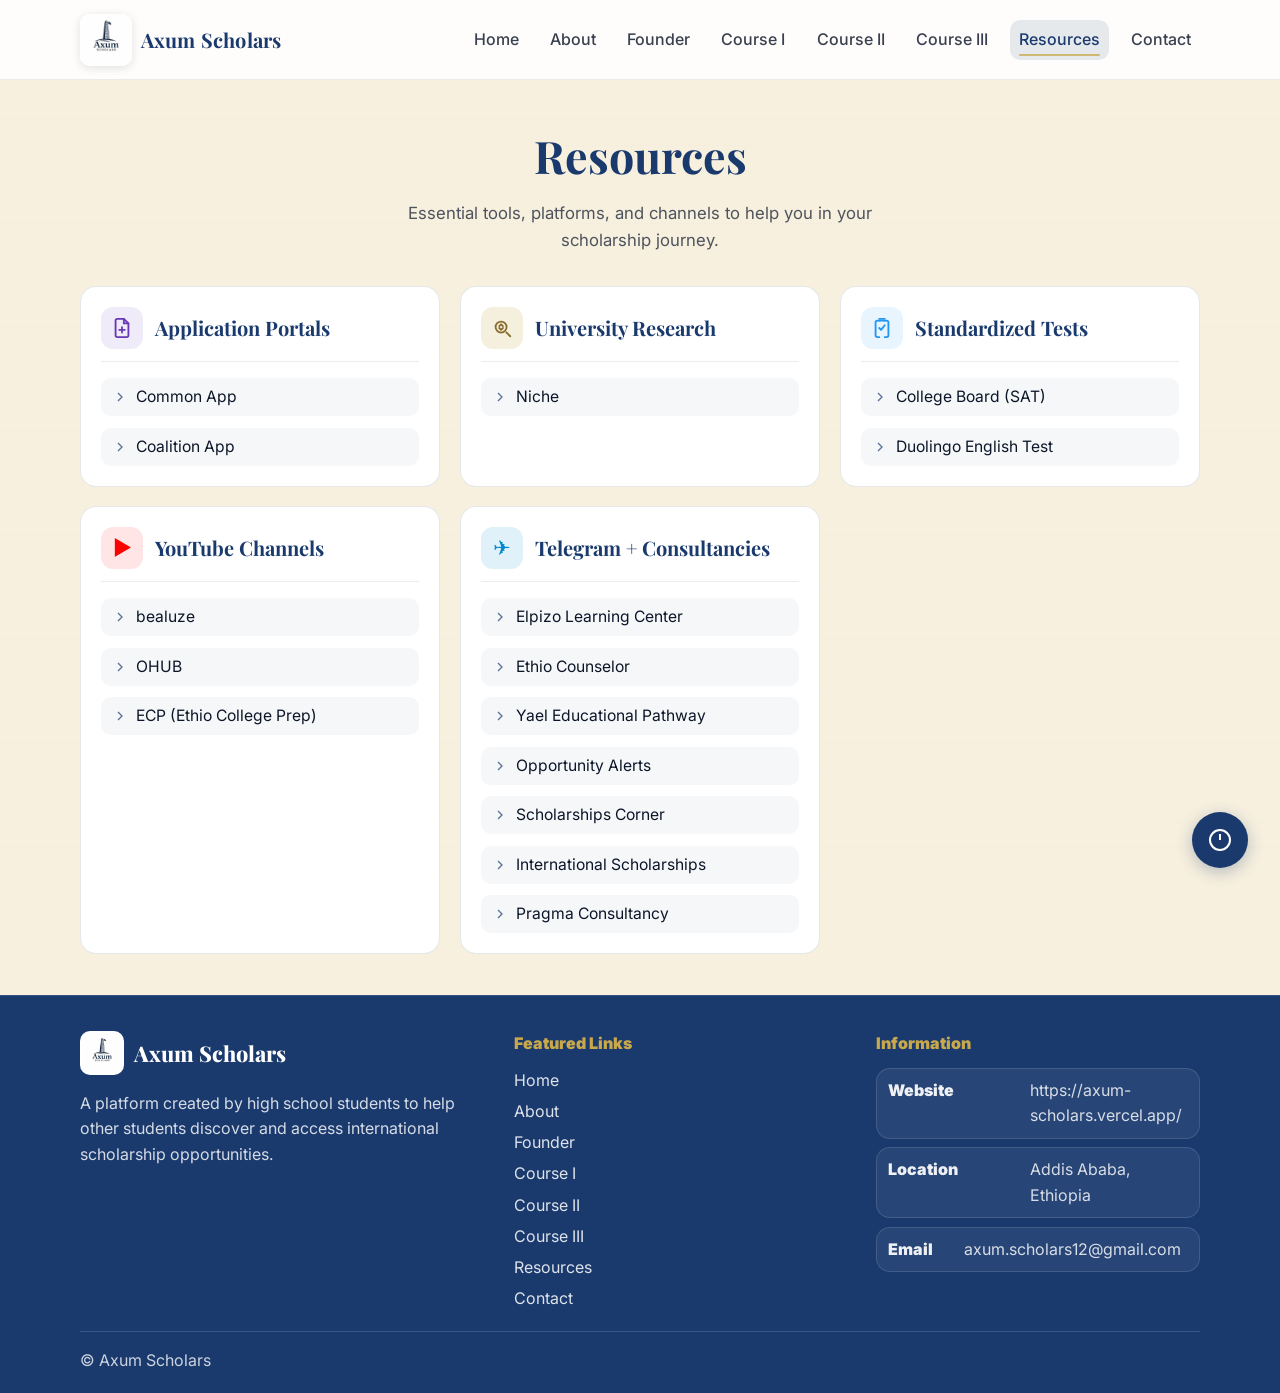
<file: resources.html>
<!doctype html>
<html lang="en">
  <head>
    <meta charset="UTF-8" />
    <meta name="viewport" content="width=device-width, initial-scale=1.0" />
    <title>Axum Scholars | Resources</title>
    <link rel="preconnect" href="https://fonts.googleapis.com" />
    <link rel="preconnect" href="https://fonts.gstatic.com" crossorigin />
    <link
      href="https://fonts.googleapis.com/css2?family=Inter:wght@400;500;600&family=Playfair+Display:wght@600;700&family=Patrick+Hand&display=swap"
      rel="stylesheet"
    />
    <link rel="stylesheet" href="./assets/css/styles.css" />
    <script defer src="./assets/js/main.js"></script>
  </head>
  <body>
    <a class="skip-link" href="#main">Skip to content</a>

    <header class="site-header">
      <nav class="nav" aria-label="Primary">
        <div class="nav__inner container">
          <a class="brand" href="./index.html" aria-label="Axum Scholars Home">
            <img class="brand__logo" src="./655578875_25758855597150447_8793712731819358752_n.jpg" alt="Axum Scholars logo" />
            <span class="brand__text">Axum Scholars</span>
          </a>

          <button class="nav__toggle" type="button" aria-expanded="false" aria-controls="navLinks">
            <span class="sr-only">Toggle navigation</span>
            <span class="nav__toggleBars" aria-hidden="true"></span>
          </button>

          <div id="navLinks" class="nav__links">
            <a class="nav__link" href="./index.html">Home</a>
            <a class="nav__link" href="./about.html">About</a>
            <a class="nav__link" href="./founder.html">Founder</a>
            <a class="nav__link" href="./course1.html">Course I</a>
            <a class="nav__link" href="./course2.html">Course II</a>
            <a class="nav__link" href="./course3.html">Course III</a>
            <a class="nav__link is-active" href="./resources.html">Resources</a>
            <a class="nav__link" href="./contact.html">Contact</a>
          </div>
        </div>
      </nav>
    </header>

    <main id="main">
      <section class="resources-section">
        <div class="container">
          <div class="resources-header reveal">
            <h1>Resources</h1>
            <p>Essential tools, platforms, and channels to help you in your scholarship journey.</p>
          </div>

          <div class="resources-grid-new">
            <!-- Application Portals -->
            <div class="resource-card resource-card--app reveal">
              <div class="resource-card__header">
                <div class="resource-card__icon resource-card__icon--blue" aria-hidden="true">
                  <svg width="22" height="22" viewBox="0 0 24 24" fill="none" stroke="currentColor" stroke-width="2" stroke-linecap="round" stroke-linejoin="round">
                    <path d="M14 2H7a2 2 0 0 0-2 2v16a2 2 0 0 0 2 2h10a2 2 0 0 0 2-2V7z" />
                    <path d="M14 2v5h5" />
                    <path d="M12 11v6" />
                    <path d="M9 14h6" />
                  </svg>
                </div>
                <h3 class="resource-card__title">Application Portals</h3>
              </div>
              <ul class="resource-card__list">
                <li>
                  <a class="resource-card__link" href="https://www.commonapp.org/" target="_blank" rel="noopener noreferrer">
                    <svg viewBox="0 0 24 24" fill="none" stroke="currentColor" stroke-width="2"><path d="M9 18l6-6-6-6"/></svg>
                    Common App
                  </a>
                </li>
                <li>
                  <a class="resource-card__link" href="https://apply.coalitionforcollegeaccess.org/" target="_blank" rel="noopener noreferrer">
                    <svg viewBox="0 0 24 24" fill="none" stroke="currentColor" stroke-width="2"><path d="M9 18l6-6-6-6"/></svg>
                    Coalition App
                  </a>
                </li>
              </ul>
            </div>

            <!-- University Research -->
            <div class="resource-card reveal">
              <div class="resource-card__header">
                <div class="resource-card__icon resource-card__icon--gold" aria-hidden="true">
                  <svg width="22" height="22" viewBox="0 0 24 24" fill="none" stroke="currentColor" stroke-width="2" stroke-linecap="round" stroke-linejoin="round">
                    <circle cx="11" cy="11" r="6" />
                    <path d="M21 21l-4.3-4.3" />
                    <path d="M9 10l2-2 2 2" />
                    <path d="M9 12l2 2 2-2" />
                  </svg>
                </div>
                <h3 class="resource-card__title">University Research</h3>
              </div>
              <ul class="resource-card__list">
                <li>
                  <a class="resource-card__link" href="https://www.niche.com/?utm_id=97760_v0_s00_e0_tv4" target="_blank" rel="noopener noreferrer">
                    <svg viewBox="0 0 24 24" fill="none" stroke="currentColor" stroke-width="2"><path d="M9 18l6-6-6-6"/></svg>
                    Niche
                  </a>
                </li>
              </ul>
            </div>

            <!-- Standardized Tests -->
            <div class="resource-card resource-card--test reveal">
              <div class="resource-card__header">
                <div class="resource-card__icon resource-card__icon--blue" aria-hidden="true">
                  <svg width="22" height="22" viewBox="0 0 24 24" fill="none" stroke="currentColor" stroke-width="2" stroke-linecap="round" stroke-linejoin="round">
                    <path d="M9 2h6" />
                    <path d="M9 4h6" />
                    <path d="M9 22H7a2 2 0 0 1-2-2V6a2 2 0 0 1 2-2h2" />
                    <path d="M15 4h2a2 2 0 0 1 2 2v14a2 2 0 0 1-2 2h-2" />
                    <path d="M9 12l2 2 4-5" />
                  </svg>
                </div>
                <h3 class="resource-card__title">Standardized Tests</h3>
              </div>
              <ul class="resource-card__list">
                <li>
                  <a class="resource-card__link" href="https://www.collegeboard.org/" target="_blank" rel="noopener noreferrer">
                    <svg viewBox="0 0 24 24" fill="none" stroke="currentColor" stroke-width="2"><path d="M9 18l6-6-6-6"/></svg>
                    College Board (SAT)
                  </a>
                </li>
                <li>
                  <a class="resource-card__link" href="https://www.duolingo.com/" target="_blank" rel="noopener noreferrer">
                    <svg viewBox="0 0 24 24" fill="none" stroke="currentColor" stroke-width="2"><path d="M9 18l6-6-6-6"/></svg>
                    Duolingo English Test
                  </a>
                </li>
              </ul>
            </div>

            <!-- YouTube Channels -->
            <div id="youtube" class="resource-card resource-card--youtube reveal">
              <div class="resource-card__header">
                <div class="resource-card__icon" style="background: rgba(255,0,0,0.1); color: #ff0000;">&#9654;</div>
                <h3 class="resource-card__title">YouTube Channels</h3>
              </div>
              <ul class="resource-card__list">
                <li>
                  <a class="resource-card__link" href="https://www.youtube.com/@bealuze" target="_blank" rel="noopener noreferrer">
                    <svg viewBox="0 0 24 24" fill="none" stroke="currentColor" stroke-width="2"><path d="M9 18l6-6-6-6"/></svg>
                    bealuze
                  </a>
                </li>
                <li>
                  <a class="resource-card__link" href="https://www.youtube.com/@OHUB4ET" target="_blank" rel="noopener noreferrer">
                    <svg viewBox="0 0 24 24" fill="none" stroke="currentColor" stroke-width="2"><path d="M9 18l6-6-6-6"/></svg>
                    OHUB
                  </a>
                </li>
                <li>
                  <a class="resource-card__link" href="https://www.youtube.com/@ethiocollegeprep" target="_blank" rel="noopener noreferrer">
                    <svg viewBox="0 0 24 24" fill="none" stroke="currentColor" stroke-width="2"><path d="M9 18l6-6-6-6"/></svg>
                    ECP (Ethio College Prep)
                  </a>
                </li>
              </ul>
            </div>

            <!-- Telegram Channels -->
            <div id="telegram" class="resource-card resource-card--telegram reveal">
              <div class="resource-card__header">
                <div class="resource-card__icon" style="background: rgba(0,136,204,0.12); color: #0088cc;">&#9992;</div>
                <h3 class="resource-card__title">Telegram + Consultancies</h3>
              </div>
              <ul class="resource-card__list">
                <li>
                  <a class="resource-card__link" href="https://t.me/Elpizo224" target="_blank" rel="noopener noreferrer">
                    <svg viewBox="0 0 24 24" fill="none" stroke="currentColor" stroke-width="2"><path d="M9 18l6-6-6-6"/></svg>
                    Elpizo Learning Center
                  </a>
                </li>
                <li>
                  <a class="resource-card__link" href="https://t.me/ethio_counselor" target="_blank" rel="noopener noreferrer">
                    <svg viewBox="0 0 24 24" fill="none" stroke="currentColor" stroke-width="2"><path d="M9 18l6-6-6-6"/></svg>
                    Ethio Counselor
                  </a>
                </li>
                <li>
                  <a class="resource-card__link" href="https://t.me/yaeleducationalpathway" target="_blank" rel="noopener noreferrer">
                    <svg viewBox="0 0 24 24" fill="none" stroke="currentColor" stroke-width="2"><path d="M9 18l6-6-6-6"/></svg>
                    Yael Educational Pathway
                  </a>
                </li>
                <li>
                  <a class="resource-card__link" href="https://t.me/opportunity_alerts" target="_blank" rel="noopener noreferrer">
                    <svg viewBox="0 0 24 24" fill="none" stroke="currentColor" stroke-width="2"><path d="M9 18l6-6-6-6"/></svg>
                    Opportunity Alerts
                  </a>
                </li>
                <li>
                  <a class="resource-card__link" href="https://t.me/scholarshipscorner" target="_blank" rel="noopener noreferrer">
                    <svg viewBox="0 0 24 24" fill="none" stroke="currentColor" stroke-width="2"><path d="M9 18l6-6-6-6"/></svg>
                    Scholarships Corner
                  </a>
                </li>
                <li>
                  <a class="resource-card__link" href="https://t.me/studyportion" target="_blank" rel="noopener noreferrer">
                    <svg viewBox="0 0 24 24" fill="none" stroke="currentColor" stroke-width="2"><path d="M9 18l6-6-6-6"/></svg>
                    International Scholarships
                  </a>
                </li>
                <li>
                  <a class="resource-card__link" href="https://t.me/pragmaconsultancyy" target="_blank" rel="noopener noreferrer">
                    <svg viewBox="0 0 24 24" fill="none" stroke="currentColor" stroke-width="2"><path d="M9 18l6-6-6-6"/></svg>
                    Pragma Consultancy
                  </a>
                </li>
              </ul>
            </div>
          </div>
          </div>
        </div>
      </section>
    </main>

    <footer class="footer footer--dark">
      <div class="container footer__inner">
        <div class="footer3">
          <div class="footer3__col">
            <div class="footer3__brand">
              <img class="footer3__logo" src="./655578875_25758855597150447_8793712731819358752_n.jpg" alt="Axum Scholars logo" />
              <span>Axum Scholars</span>
            </div>
            <p class="footer3__desc">
              A platform created by high school students to help other students discover and access international scholarship opportunities.
            </p>
          </div>

          <div class="footer3__col">
            <div class="footer3__title">Featured Links</div>
            <div class="footer3__links">
              <a href="./index.html">Home</a>
              <a href="./about.html">About</a>
              <a href="./founder.html">Founder</a>
              <a href="./course1.html">Course I</a>
              <a href="./course2.html">Course II</a>
              <a href="./course3.html">Course III</a>
              <a href="./resources.html">Resources</a>
              <a href="./contact.html">Contact</a>
            </div>
          </div>

          <div class="footer3__col">
            <div class="footer3__title">Information</div>
            <div class="footer3__info">
              <div class="footer3__row">
                <span class="footer3__key">Website</span>
                <a class="footer3__val" href="https://axum-scholars.vercel.app/" target="_blank" rel="noopener noreferrer">https://axum-scholars.vercel.app/</a>
              </div>
              <div class="footer3__row">
                <span class="footer3__key">Location</span>
                <span class="footer3__val">Addis Ababa, Ethiopia</span>
              </div>
              <div class="footer3__row">
                <span class="footer3__key">Email</span>
                <a class="footer3__val" href="mailto:axum.scholars12@gmail.com">axum.scholars12@gmail.com</a>
              </div>
            </div>
          </div>
        </div>

        <div class="footer__bottom">&copy; Axum Scholars</div>
      </div>
    </footer>
  </body>
</html>
</file>
<file: assets/css/styles.css>
:root {
  --blue: #1a3a6e;
  --gold: #c9a84c;
  --text: #0c1629;
  --muted: rgba(12, 22, 41, 0.72);
  --bg: #f7f0df;
  --tint: rgba(26, 58, 110, 0.06);
  --card: #ffffff;
  --border: rgba(12, 22, 41, 0.12);
  --shadow: 0 10px 30px rgba(12, 22, 41, 0.12);
  --radius: 16px;
  --max: 1120px;
  --gold-light: rgba(201, 168, 76, 0.25);
  --blue-light: rgba(26, 58, 110, 0.08);
}

*,
*::before,
*::after {
  box-sizing: border-box;
}

html {
  scroll-behavior: smooth;
}

body {
  margin: 0;
  font-family: Inter, system-ui, -apple-system, Segoe UI, Roboto, Helvetica, Arial, sans-serif;
  color: var(--text);
  background: var(--bg);
  line-height: 1.6;
  position: relative;
  overflow-x: hidden;
}

body.page--contact {
  background:
    linear-gradient(rgba(247, 240, 223, 0.76), rgba(247, 240, 223, 0.86)),
    url("../img/contact-bg.png") center / cover no-repeat fixed;
}

body.page--contact::before {
  opacity: 0.12;
}

body::before {
  content: "";
  position: fixed;
  inset: 0;
  pointer-events: none;
  /* subtle lined-paper effect across the whole site */
  background-image: repeating-linear-gradient(
    0deg,
    rgba(26, 58, 110, 0.06) 0px,
    rgba(26, 58, 110, 0.06) 1px,
    transparent 1px,
    transparent 26px
  );
  opacity: 0.22;
  z-index: -1;
}

/* Page fade transitions */
body {
  opacity: 0;
  transition: opacity 260ms ease;
}
body.is-ready {
  opacity: 1;
}
body.is-leaving {
  opacity: 0;
}

img {
  max-width: 100%;
  display: block;
}

a {
  color: inherit;
  text-decoration: none;
}

.container {
  width: min(var(--max), calc(100% - 2rem));
  margin-inline: auto;
}

.sr-only {
  position: absolute;
  width: 1px;
  height: 1px;
  padding: 0;
  margin: -1px;
  overflow: hidden;
  clip: rect(0, 0, 0, 0);
  white-space: nowrap;
  border: 0;
}

.skip-link {
  position: absolute;
  left: -9999px;
  top: 0.75rem;
  background: var(--blue);
  color: #fff;
  padding: 0.6rem 0.9rem;
  border-radius: 999px;
  z-index: 9999;
}
.skip-link:focus {
  left: 0.75rem;
}

/* Header / nav */
.site-header {
  position: sticky;
  top: 0;
  z-index: 50;
  background: rgba(255, 255, 255, 0.86);
  backdrop-filter: blur(10px);
  border-bottom: 1px solid rgba(12, 22, 41, 0.08);
  transition: padding 180ms ease, box-shadow 180ms ease, background 180ms ease, transform 180ms ease;
}

.nav__inner {
  display: flex;
  align-items: center;
  justify-content: space-between;
  padding: 0.85rem 0;
  gap: 1rem;
  transition: padding 180ms ease;
}

.site-header.is-scrolled {
  box-shadow: 0 12px 26px rgba(12, 22, 41, 0.12);
  background: rgba(255, 255, 255, 0.92);
}
.site-header.is-scrolled .nav__inner {
  padding: 0.6rem 0;
}

.brand {
  font-family: "Playfair Display", Georgia, "Times New Roman", serif;
  font-weight: 700;
  letter-spacing: 0.2px;
  color: var(--blue);
  font-size: 1.25rem;
  display: inline-flex;
  align-items: center;
  gap: 0.55rem;
}

.brand__logo {
  width: 52px;
  height: 52px;
  object-fit: contain;
  border-radius: 10px;
  background: #fff;
  box-shadow: 0 2px 10px rgba(12, 22, 41, 0.12);
}

.brand__text {
  line-height: 1;
}

.nav__links {
  display: flex;
  align-items: center;
  gap: 0.85rem;
}

.nav__link {
  font-weight: 500;
  color: rgba(12, 22, 41, 0.82);
  padding: 0.45rem 0.55rem;
  border-radius: 10px;
  position: relative;
  transition: background 160ms ease, color 160ms ease, transform 160ms ease;
}

.nav__link::after {
  content: "";
  position: absolute;
  left: 0.55rem;
  right: 0.55rem;
  bottom: 0.25rem;
  height: 2px;
  border-radius: 999px;
  background: var(--gold);
  transform: scaleX(0);
  transform-origin: left center;
  transition: transform 220ms ease;
  opacity: 0.95;
}

.nav__link:hover {
  background: rgba(26, 58, 110, 0.08);
  color: var(--blue);
  transform: translateY(-1px);
}
.nav__link:hover::after {
  transform: scaleX(1);
}

.nav__link.is-active {
  color: var(--blue);
  background: rgba(26, 58, 110, 0.1);
}
.nav__link.is-active::after {
  transform: scaleX(1);
  opacity: 0.75;
}

.nav__toggle {
  display: none;
  border: 1px solid rgba(12, 22, 41, 0.16);
  background: #fff;
  border-radius: 12px;
  padding: 0.55rem 0.6rem;
  cursor: pointer;
  transition: transform 160ms ease, box-shadow 160ms ease;
}

.nav__toggle:hover {
  transform: translateY(-1px);
  box-shadow: 0 8px 18px rgba(12, 22, 41, 0.08);
}

.nav__toggleBars {
  width: 22px;
  height: 14px;
  display: inline-block;
  background:
    linear-gradient(var(--blue), var(--blue)) 0 0 / 100% 2px no-repeat,
    linear-gradient(var(--blue), var(--blue)) 0 6px / 100% 2px no-repeat,
    linear-gradient(var(--blue), var(--blue)) 0 12px / 100% 2px no-repeat;
}

/* Buttons */
.btn {
  display: inline-flex;
  align-items: center;
  justify-content: center;
  gap: 0.5rem;
  border-radius: 999px;
  padding: 0.75rem 1.05rem;
  font-weight: 600;
  border: 1px solid transparent;
  transition: transform 160ms ease, box-shadow 160ms ease, background 160ms ease, border-color 160ms ease;
  cursor: pointer;
  user-select: none;
}

.btn:hover {
  transform: translateY(-1px);
  box-shadow: 0 12px 26px rgba(12, 22, 41, 0.12);
}

.btn--gold {
  background: var(--gold);
  color: #1a1a1a;
  border-color: rgba(0, 0, 0, 0.06);
}
.btn--gold:hover {
  transform: translateY(-1px) scale(1.03);
  box-shadow:
    0 14px 30px rgba(12, 22, 41, 0.14),
    0 0 0 6px rgba(201, 168, 76, 0.28);
}

.btn--ghost {
  background: rgba(255, 255, 255, 0.9);
  border-color: rgba(26, 58, 110, 0.22);
  color: var(--blue);
}
.btn--ghost:hover {
  transform: translateY(-1px) scale(1.02);
  box-shadow:
    0 14px 30px rgba(12, 22, 41, 0.12),
    0 0 0 6px rgba(26, 58, 110, 0.12);
}

.btn--full {
  width: 100%;
}

/* Hero */
.hero {
  position: relative;
  min-height: 70vh;
  display: grid;
  align-items: center;
  isolation: isolate;
}

.hero__bg {
  position: absolute;
  inset: 0;
  z-index: -2;
  overflow: hidden;
}

.hero__img {
  width: 100%;
  height: 100%;
  object-fit: cover;
  object-position: center 32%;
  transform: translate3d(0, 0, 0) scale(1);
  filter: saturate(0.96) contrast(1.03);
  will-change: transform;
  transition: transform 280ms ease-out;
}

.hero__particles {
  position: absolute;
  inset: -20%;
  pointer-events: none;
  background:
    radial-gradient(circle at 10% 20%, rgba(201, 168, 76, 0.20) 0 2px, transparent 3px),
    radial-gradient(circle at 30% 70%, rgba(255, 255, 255, 0.12) 0 2px, transparent 3px),
    radial-gradient(circle at 70% 30%, rgba(201, 168, 76, 0.18) 0 1.5px, transparent 3px),
    radial-gradient(circle at 85% 60%, rgba(255, 255, 255, 0.10) 0 2px, transparent 3px),
    radial-gradient(circle at 50% 50%, rgba(201, 168, 76, 0.12) 0 2px, transparent 3px);
  opacity: 0.75;
  filter: blur(0.2px);
  animation: floatDots 12s linear infinite;
  transform: translate3d(0, 0, 0);
  will-change: transform;
}

@keyframes floatDots {
  from {
    transform: translate3d(0, 0, 0);
  }
  to {
    transform: translate3d(-5%, -3%, 0);
  }
}

.hero__overlay {
  position: absolute;
  inset: 0;
  z-index: -1;
  background:
    radial-gradient(1200px 520px at 12% 18%, rgba(201, 168, 76, 0.24), transparent 58%),
    radial-gradient(900px 520px at 78% 35%, rgba(255, 255, 255, 0.10), transparent 62%),
    linear-gradient(90deg, rgba(14, 35, 70, 0.86), rgba(26, 58, 110, 0.58), rgba(26, 58, 110, 0.30));
}

.hero__content {
  padding: 4.5rem 0;
  color: #fff;
}

.hero__content .reveal {
  max-width: none;
  width: 100%;
  padding: 1.3rem 1.35rem;
  border-radius: 18px;
  background: rgba(12, 22, 41, 0.22);
  border: 1px solid rgba(255, 255, 255, 0.14);
  box-shadow: 0 18px 44px rgba(12, 22, 41, 0.28);
  backdrop-filter: blur(10px);
}

.hero h1 {
  font-family: "Playfair Display", Georgia, "Times New Roman", serif;
  font-size: clamp(2.1rem, 4vw, 3.2rem);
  line-height: 1.12;
  margin: 0 0 1rem;
}

.typewriter {
  display: inline-block;
  border-right: 2px solid rgba(201, 168, 76, 0.95);
  padding-right: 0.15rem;
  white-space: nowrap;
  overflow: hidden;
  position: relative;
  animation: typewriterPop 520ms cubic-bezier(0.2, 0.9, 0.2, 1) both;
}
.typewriter.is-done {
  border-right-color: transparent;
}

.typewriter::after {
  content: "";
  position: absolute;
  left: 0;
  right: 0;
  bottom: -0.25rem;
  height: 10px;
  border-radius: 999px;
  background: linear-gradient(90deg, rgba(201, 168, 76, 0.0), rgba(201, 168, 76, 0.75), rgba(201, 168, 76, 0.0));
  filter: blur(0.2px);
  opacity: 0.9;
  transform: scaleX(0.85);
}

@keyframes typewriterPop {
  from {
    opacity: 0;
    transform: translateY(10px) scale(0.98);
    filter: blur(1px);
  }
  to {
    opacity: 1;
    transform: translateY(0) scale(1);
    filter: blur(0);
  }
}

.lead {
  font-size: 1.05rem;
  margin: 0 0 1rem;
}

.mission {
  margin: 0 0 1.5rem;
  color: rgba(255, 255, 255, 0.9);
}

.hero .lead,
.hero .mission {
  text-shadow: 0 2px 12px rgba(12, 22, 41, 0.35);
}

.hero__actions {
  display: flex;
  gap: 0.85rem;
  flex-wrap: wrap;
}

@media (max-width: 700px) {
  .hero__content {
    padding: 3.2rem 0;
  }

  .hero__content .reveal {
    padding: 1.05rem 1.05rem;
  }
}

/* Page hero */
.page-hero {
  padding: 2.25rem 0 0.5rem;
}

.page-hero__media {
  margin-top: 0.5rem;
}

.page-hero__content h1 {
  font-family: "Playfair Display", Georgia, "Times New Roman", serif;
  color: var(--blue);
  margin: 0.5rem 0 0.5rem;
  font-size: clamp(2rem, 3.2vw, 2.6rem);
}

.muted {
  color: var(--muted);
}

/* Sections */
.section {
  padding: 3rem 0;
}

.section--tint {
  background: var(--tint);
  border-top: 1px solid rgba(12, 22, 41, 0.06);
  border-bottom: 1px solid rgba(12, 22, 41, 0.06);
}

.section__head {
  display: flex;
  align-items: end;
  justify-content: space-between;
  gap: 1rem;
  margin-bottom: 1.4rem;
}

.section__head h2 {
  font-family: "Playfair Display", Georgia, "Times New Roman", serif;
  color: var(--blue);
  margin: 0;
  font-size: 1.75rem;
}

.section__actions {
  margin-top: 1.6rem;
  display: flex;
  justify-content: flex-end;
}

/* Cards */
.cards {
  display: grid;
  grid-template-columns: repeat(3, minmax(0, 1fr));
  gap: 1rem;
}

.card {
  background: var(--card);
  border: 1px solid rgba(12, 22, 41, 0.12);
  border-radius: var(--radius);
  padding: 1.2rem;
  box-shadow: 0 1px 0 rgba(12, 22, 41, 0.04);
}

.card--soft {
  background: rgba(255, 255, 255, 0.65);
  border-color: rgba(12, 22, 41, 0.1);
}

.card h3,
.card h2 {
  margin: 0 0 0.35rem;
  font-family: "Playfair Display", Georgia, "Times New Roman", serif;
  color: var(--blue);
}

.card--link {
  transition: transform 160ms ease, box-shadow 160ms ease, border-color 160ms ease;
}
.card--link:hover {
  transform: translateY(-2px);
  border-color: rgba(26, 58, 110, 0.25);
  box-shadow: var(--shadow);
}

.card--link h3 {
  letter-spacing: 0.2px;
}

.card--link p {
  margin: 0.4rem 0 0;
  color: rgba(12, 22, 41, 0.72);
}

@media (max-width: 920px) {
  .cards {
    grid-template-columns: repeat(2, minmax(0, 1fr));
  }
}

@media (max-width: 560px) {
  .cards {
    grid-template-columns: 1fr;
  }
}

.cards--staff {
  grid-template-columns: repeat(4, minmax(0, 1fr));
}

/* Media frames (real images) */
.media-frame {
  position: relative;
  border-radius: var(--radius);
  overflow: hidden;
  border: 1px solid rgba(12, 22, 41, 0.12);
  background: rgba(26, 58, 110, 0.06);
}

.media-frame__img {
  width: 100%;
  height: 100%;
  object-fit: cover;
  display: block;
  transform: scale(1.02);
}

.media-frame__overlay {
  position: absolute;
  inset: 0;
  background: linear-gradient(180deg, rgba(12, 22, 41, 0.15), rgba(12, 22, 41, 0.35));
}

.media-frame--wide {
  height: 260px;
}
.media-frame--photo {
  height: 320px;
}
.media-frame--avatar {
  height: 120px;
  border-radius: 14px;
  margin-bottom: 0.75rem;
}
.media-frame--profile {
  height: 280px;
}

/* Layout helpers */
.two-col {
  display: grid;
  grid-template-columns: 1.2fr 0.8fr;
  gap: 1.25rem;
  align-items: start;
}

.two-col--media {
  grid-template-columns: 0.9fr 1.1fr;
  align-items: center;
}

.panel {
  border-radius: var(--radius);
  border: 1px solid rgba(12, 22, 41, 0.12);
  background: rgba(255, 255, 255, 0.75);
  padding: 1.2rem;
  box-shadow: 0 8px 24px rgba(12, 22, 41, 0.06);
}

.panel__title {
  font-weight: 700;
  color: var(--blue);
  margin-bottom: 0.5rem;
}

/* Social */
.social-grid {
  display: grid;
  grid-template-columns: repeat(4, minmax(0, 1fr));
  gap: 1rem;
}

.social-card {
  background: #fff;
  border: 1px solid rgba(12, 22, 41, 0.12);
  border-radius: var(--radius);
  padding: 1rem;
  display: flex;
  gap: 0.85rem;
  align-items: center;
  transition: transform 160ms ease, box-shadow 160ms ease, border-color 160ms ease;
}
.social-card:hover {
  transform: translateY(-2px);
  border-color: rgba(26, 58, 110, 0.22);
  box-shadow: var(--shadow);
}

.social-card__title {
  font-weight: 700;
  color: var(--blue);
}

.social-card__meta {
  color: var(--muted);
  font-size: 0.95rem;
}

.icon {
  width: 44px;
  height: 44px;
  border-radius: 14px;
  display: grid;
  place-items: center;
  font-weight: 800;
  color: var(--blue);
  border: 1px solid rgba(26, 58, 110, 0.18);
  background: rgba(26, 58, 110, 0.06);
}

/* Founder profile */
.profile-card {
  display: grid;
  grid-template-columns: 0.7fr 1.3fr;
  gap: 1.25rem;
  border-radius: var(--radius);
  border: 1px solid rgba(12, 22, 41, 0.12);
  background: #fff;
  padding: 1.25rem;
  box-shadow: 0 10px 30px rgba(12, 22, 41, 0.08);
}

.profile-card__content h2 {
  font-family: "Playfair Display", Georgia, "Times New Roman", serif;
  color: var(--blue);
  margin: 0 0 0.5rem;
}

.badge {
  display: inline-flex;
  padding: 0.35rem 0.6rem;
  border-radius: 999px;
  border: 1px solid rgba(26, 58, 110, 0.18);
  background: rgba(201, 168, 76, 0.18);
  color: var(--blue);
  font-weight: 600;
  font-size: 0.9rem;
  margin-right: 0.4rem;
}

.cta-card {
  border-radius: var(--radius);
  border: 1px solid rgba(26, 58, 110, 0.16);
  background: rgba(255, 255, 255, 0.7);
  padding: 1.2rem;
  display: grid;
  gap: 0.8rem;
  align-content: start;
}

.cta-card__title {
  font-weight: 800;
  color: var(--blue);
}

/* Courses */
.toolbar {
  margin-top: 1rem;
  display: flex;
  gap: 0.6rem;
  flex-wrap: wrap;
}

.toggle {
  border-radius: 999px;
  border: 1px solid rgba(26, 58, 110, 0.18);
  background: rgba(201, 168, 76, 0.18);
  color: var(--blue);
  font-weight: 700;
  padding: 0.55rem 0.85rem;
  cursor: pointer;
  transition: transform 160ms ease, box-shadow 160ms ease, background 160ms ease;
}
.toggle:hover {
  transform: translateY(-1px);
  box-shadow: 0 10px 24px rgba(12, 22, 41, 0.08);
  background: rgba(201, 168, 76, 0.28);
}

.lesson-grid {
  display: grid;
  grid-template-columns: repeat(2, minmax(0, 1fr));
  gap: 1rem;
}

.lesson {
  border-radius: var(--radius);
  border: 1px solid rgba(12, 22, 41, 0.12);
  background: #fff;
  padding: 1.1rem;
}

.lesson h2 {
  font-family: "Playfair Display", Georgia, "Times New Roman", serif;
  color: var(--blue);
  margin: 0 0 0.35rem;
  font-size: 1.35rem;
}

.split-courses {
  display: grid;
  grid-template-columns: repeat(2, minmax(0, 1fr));
  gap: 1rem;
}

.course-block {
  border-radius: var(--radius);
  border: 1px solid rgba(12, 22, 41, 0.12);
  background: #fff;
  padding: 1.2rem;
}
.course-block h2 {
  font-family: "Playfair Display", Georgia, "Times New Roman", serif;
  color: var(--blue);
  margin: 0 0 0.35rem;
}

.lesson-list {
  margin-top: 0.85rem;
  display: grid;
  gap: 0.6rem;
}

.lesson-item {
  padding: 0.75rem 0.85rem;
  border-radius: 14px;
  border: 1px solid rgba(26, 58, 110, 0.12);
  background: rgba(26, 58, 110, 0.04);
  color: rgba(12, 22, 41, 0.82);
}

/* Course I notebook / handwritten notes */
.notes-section {
  padding: 2rem 0 2.5rem;
}

.notes-sheet {
  position: relative;
  background: #f7f0df;
  border-radius: 16px;
  border: 1px solid rgba(12, 22, 41, 0.12);
  box-shadow: 0 14px 34px rgba(12, 22, 41, 0.08);
  padding: 1.6rem 1.2rem;
  overflow: hidden;
  font-size: 1.08rem;
}

.notes-sheet::before {
  content: "";
  position: absolute;
  inset: 0;
  pointer-events: none;
  /* subtle lined-paper effect */
  background-image: repeating-linear-gradient(
    0deg,
    rgba(26, 58, 110, 0.07) 0px,
    rgba(26, 58, 110, 0.07) 1px,
    transparent 1px,
    transparent 26px
  );
  opacity: 0.25;
}

.notes-sheet::after {
  content: "";
  position: absolute;
  inset: 0;
  pointer-events: none;
  background:
    radial-gradient(circle at 15% 8%, rgba(201, 168, 76, 0.22), transparent 45%),
    radial-gradient(circle at 75% 35%, rgba(26, 58, 110, 0.14), transparent 50%),
    linear-gradient(180deg, rgba(255, 255, 255, 0.32), rgba(255, 255, 255, 0));
  opacity: 0.8;
}

.notes-sheet > * {
  position: relative;
  z-index: 1;
}

.handwritten {
  font-family: "Patrick Hand", cursive;
  color: rgba(26, 58, 110, 0.92);
}

.notes-header {
  display: grid;
  gap: 0.6rem;
  margin-bottom: 1rem;
}

.notes-header__corner {
  justify-self: start;
  font-size: 1.15rem;
  opacity: 0.9;
}

.flag-usa {
  width: 34px;
  height: 24px;
  display: inline-block;
  border-radius: 4px;
  box-shadow: 0 2px 10px rgba(12, 22, 41, 0.12);
  background: url("../img/usa-flag.png") center / cover no-repeat;
  border: 1px solid rgba(26, 58, 110, 0.25);
}

.notes-header__nav {
  display: flex;
  gap: 0.7rem;
  flex-wrap: wrap;
  font-size: 1rem;
  opacity: 0.85;
}

.notes-title {
  margin: 0;
  font-size: clamp(1.7rem, 2.7vw, 2.3rem);
  line-height: 1.1;
  letter-spacing: 0.2px;
  text-align: center;
}

.notes-subtitle {
  margin: -0.15rem 0 0;
  text-align: center;
  font-size: 1.25rem;
  opacity: 0.95;
  line-height: 1.15;
}

.notes-body {
  display: grid;
  gap: 1.2rem;
}

.notes-block {
  background: rgba(255, 255, 255, 0.28);
  border: 1px dashed rgba(26, 58, 110, 0.22);
  border-radius: 14px;
  padding: 1rem 1rem;
}

.notes-h2 {
  margin: 0 0 0.6rem;
  font-size: 1.55rem;
}

.notes-defs {
  display: grid;
  gap: 0.9rem;
}

.notes-def {
  display: grid;
  gap: 0.15rem;
}

.notes-term {
  font-weight: 700;
  font-size: 1.15rem;
}

.notes-desc {
  font-size: 1.05rem;
  line-height: 1.25;
}

.notes-handwritten-paragraph {
  margin: 1rem 0 0;
  font-size: 1.12rem;
  line-height: 1.25;
}

.notes-schedule {
  display: grid;
  grid-template-columns: repeat(3, minmax(0, 1fr));
  gap: 1rem;
}

.notes-semester {
  background: rgba(255, 255, 255, 0.22);
  border: 1px solid rgba(26, 58, 110, 0.18);
  border-radius: 14px;
  padding: 0.95rem 0.9rem;
}

.notes-semester__title {
  margin: 0 0 0.55rem;
  font-size: 1.25rem;
}

.notes-bullets {
  margin: 0;
  padding-left: 1.25rem;
}

.notes-bullets li {
  margin: 0.35rem 0;
  font-size: 1.05rem;
  line-height: 1.25;
}

@media (max-width: 920px) {
  .notes-schedule {
    grid-template-columns: 1fr;
  }
}

/* Founder notes layout */
.founder-notes {
  padding: 1.5rem 1.2rem 1.2rem;
}

.founder-top {
  display: grid;
  align-items: start;
  gap: 0.5rem;
  padding-bottom: 0.9rem;
  margin-bottom: 1.25rem;
  border-bottom: 1px solid rgba(26, 58, 110, 0.14);
}

.founder-eyebrow {
  margin: 0;
  font-size: 0.85rem;
  letter-spacing: 0.12em;
  text-transform: uppercase;
  font-weight: 800;
  color: rgba(26, 58, 110, 0.78);
  display: inline-flex;
  align-items: center;
  gap: 0.5rem;
}
.founder-eyebrow::before {
  content: "";
  width: 9px;
  height: 9px;
  border-radius: 50%;
  background: var(--gold);
  box-shadow: 0 0 0 4px rgba(201, 168, 76, 0.22);
}

.founder-title {
  margin: 0;
  font-family: "Playfair Display", Georgia, "Times New Roman", serif;
  font-size: clamp(2.1rem, 4vw, 3rem);
  font-weight: 800;
  line-height: 1.06;
  letter-spacing: 0.2px;
  color: var(--blue);
  position: relative;
}
.founder-title::after {
  content: "";
  display: block;
  width: 72px;
  height: 3px;
  border-radius: 999px;
  margin-top: 0.55rem;
  background: linear-gradient(90deg, var(--gold), rgba(201, 168, 76, 0.2));
  opacity: 0.95;
}

.founder-kicker {
  margin: 0;
  color: rgba(12, 22, 41, 0.72);
  font-weight: 600;
  max-width: 70ch;
}

.founder-bg-note {
  justify-self: center;
  opacity: 0.72;
  padding: 0.25rem 0.5rem;
  border: 1px dashed rgba(26, 58, 110, 0.22);
  border-radius: 12px;
}

.founder-layout {
  display: grid;
  grid-template-columns: 0.95fr 1.35fr;
  gap: 1.25rem;
  align-items: start;
}

.founder-layout--single {
  grid-template-columns: 1fr;
}

.founder-photo-wrap {
  display: grid;
  gap: 0.75rem;
  align-content: start;
}

.founder-photo-frame {
  border: 2px solid rgba(26, 58, 110, 0.18);
  border-radius: 14px;
  background: rgba(255, 255, 255, 0.18);
  padding: 0.55rem;
  box-shadow: 0 10px 22px rgba(12, 22, 41, 0.06);
  position: relative;
  overflow: hidden;
}

.founder-photo {
  width: 100%;
  height: 290px;
  object-fit: cover;
  border-radius: 10px;
}

.founder-photo-label {
  position: absolute;
  left: 0.8rem;
  bottom: 0.8rem;
  font-size: 1.15rem;
  padding: 0.1rem 0.35rem;
  background: rgba(247, 240, 223, 0.8);
  border: 1px dashed rgba(26, 58, 110, 0.25);
  border-radius: 12px;
}

.founder-text-box {
  border: 1px solid rgba(26, 58, 110, 0.22);
  border-radius: 14px;
  background: rgba(255, 255, 255, 0.62);
  box-shadow: 0 16px 32px rgba(12, 22, 41, 0.08);
  padding: 1.05rem 1.05rem 1.15rem;
}

.founder-bg-media {
  border-radius: 14px;
  overflow: hidden;
  border: 1px solid rgba(26, 58, 110, 0.18);
  background: rgba(255, 255, 255, 0.18);
  box-shadow: 0 10px 24px rgba(12, 22, 41, 0.08);
  margin-bottom: 0.9rem;
}

.founder-bg-img {
  width: 100%;
  height: 280px;
  object-fit: cover;
  object-position: center;
  display: block;
  filter: saturate(1.02) contrast(1.02);
}

.founder-text-box p {
  margin: 0;
  font-size: 1.03rem;
  line-height: 1.55;
  color: rgba(12, 22, 41, 0.8);
}

.founder-section-title {
  margin: 0.2rem 0 0.55rem;
  font-family: "Playfair Display", Georgia, "Times New Roman", serif;
  color: var(--blue);
  font-size: 1.5rem;
}

.founder-prose {
  margin: 0.6rem 0 0;
  color: rgba(12, 22, 41, 0.8);
}
.founder-prose--lead {
  font-weight: 650;
}

.founder-badges {
  display: flex;
  flex-wrap: wrap;
  gap: 0.5rem;
  margin-top: 0.95rem;
}

.founder-badge {
  display: inline-flex;
  align-items: center;
  border-radius: 999px;
  padding: 0.35rem 0.6rem;
  border: 1px solid rgba(26, 58, 110, 0.18);
  background: rgba(255, 255, 255, 0.55);
  color: rgba(26, 58, 110, 0.88);
  font-weight: 700;
  font-size: 0.95rem;
}

.founder-facts {
  border: 1px solid rgba(26, 58, 110, 0.16);
  border-radius: 14px;
  background: rgba(255, 255, 255, 0.22);
  padding: 0.85rem;
  display: grid;
  gap: 0.65rem;
}

.founder-fact__k {
  font-weight: 900;
  color: rgba(26, 58, 110, 0.92);
  font-size: 0.95rem;
}

.founder-fact__v {
  color: rgba(26, 58, 110, 0.82);
  margin-top: 0.1rem;
}

.founder-team {
  margin-top: 1.1rem;
  border: 1px solid rgba(26, 58, 110, 0.16);
  border-radius: 14px;
  background: rgba(255, 255, 255, 0.5);
  box-shadow: 0 12px 28px rgba(12, 22, 41, 0.06);
  padding: 1.05rem 1.05rem 1.15rem;
}

.founder-team__desc {
  margin-top: -0.25rem;
}

.founder-names {
  list-style: none;
  margin: 0.85rem 0 0;
  padding: 0;
  display: grid;
  gap: 0.6rem;
  grid-template-columns: repeat(2, minmax(0, 1fr));
  color: rgba(12, 22, 41, 0.86);
  font-weight: 650;
}
.founder-names li {
  position: relative;
  border-radius: 999px;
  padding: 0.62rem 0.85rem 0.62rem 2.15rem;
  border: 1px solid rgba(26, 58, 110, 0.14);
  background: rgba(247, 240, 223, 0.58);
  box-shadow: 0 8px 18px rgba(12, 22, 41, 0.06);
}
.founder-names li::before {
  content: "";
  position: absolute;
  left: 0.85rem;
  top: 50%;
  transform: translateY(-50%);
  width: 9px;
  height: 9px;
  border-radius: 50%;
  background: var(--gold);
  box-shadow: 0 0 0 4px rgba(201, 168, 76, 0.18);
}

.founder-bottom {
  margin-top: 1.1rem;
  font-size: 1.25rem;
  opacity: 0.95;
}

/* Course II steps layout */
.course2-grid {
  display: grid;
  grid-template-columns: 1.15fr 0.85fr;
  gap: 1.1rem;
  align-items: start;
}
.course2-bullets{margin:.5rem 0 0 1.25rem;padding-left:.5rem}
.course2-bullets li{margin:.45rem 0;font-size:1.05rem;line-height:1.3}
.course2-bullets .amharic{opacity:.92}
.course2-subtitle{margin:.25rem 0 .15rem;font-size:1.35rem;opacity:.9;font-weight:600}
.course2-subtitle-sub{margin:0 0 .65rem;font-size:1rem;opacity:.75;font-style:italic}
.course2-step-desc{display:block;font-size:1.05rem;line-height:1.28;opacity:.95}


.course2-box {
  border: 2px solid rgba(26, 58, 110, 0.22);
  background: rgba(255, 255, 255, 0.14);
  border-radius: 14px;
  padding: 1rem 1rem;
}

.course2-box--left {
  padding: 0.95rem 1rem 1rem;
}

.course2-title {
  margin: 0 0 0.75rem;
  font-size: 1.7rem;
  opacity: 0.95;
}

.course2-steps {
  margin: 0;
  padding-left: 1.3rem;
}

.course2-steps li {
  margin: 0.8rem 0;
}

.course2-step-title {
  display: block;
  font-weight: 800;
  color: rgba(26, 58, 110, 0.95);
  margin-bottom: 0.25rem;
}

.course2-steps li::marker {
  font-weight: 800;
  color: rgba(26, 58, 110, 0.92);
}

.course2-step-desc {
  display: block;
  font-size: 1.05rem;
  line-height: 1.28;
  opacity: 0.95;
}

.course2-right {
  display: grid;
  gap: 1rem;
}

.course2-box--right {
  padding: 0.95rem 0.95rem;
}

.course2-side-title {
  margin: 0 0 0.55rem;
  font-size: 1.3rem;
  opacity: 0.95;
}

.course2-side-list {
  margin: 0;
  padding-left: 1.25rem;
}

.course2-side-list li {
  margin: 0.42rem 0;
  font-size: 1.05rem;
}

@media (max-width: 920px) {
  .course2-grid {
    grid-template-columns: 1fr;
  }
}

/* Course III handwritten layout */
.course3-sheet {
  padding: 1.35rem 1.2rem 1.1rem;
}

.course3-topbar {
  font-size: 1.05rem;
  opacity: 0.75;
  text-align: center;
  margin-bottom: 0.9rem;
}

.course3-main {
  display: grid;
  grid-template-columns: 1fr;
  gap: 1rem;
  border: 2px solid rgba(26, 58, 110, 0.18);
  border-radius: 14px;
  padding: 1rem 1rem 0.95rem;
  background: rgba(255, 255, 255, 0.12);
}

.course3-steps {
  display: grid;
  gap: 0.75rem;
  padding-right: 0.75rem;
}

.course3-section-title {
  font-size: 1.55rem;
  opacity: 0.95;
}

.course3-step-list {
  list-style: none;
  margin: 0;
  padding: 0;
  display: grid;
  gap: 0.55rem;
}

.course3-step-en {
  font-size: 1.15rem;
  color: rgba(26, 58, 110, 0.92);
  line-height: 1.25;
  font-weight: 800;
}

.course3-step-am {
  margin-top: 0.1rem;
  font-size: 1.05rem;
  opacity: 0.9;
}

.course3-image {
  position: relative;
  border: 2px dashed rgba(26, 58, 110, 0.22);
  border-radius: 14px;
  background: rgba(255, 255, 255, 0.10);
  min-height: 340px;
  overflow: hidden;
  isolation: isolate;
}

.course3-image img {
  position: absolute;
  inset: 0;
  width: 100%;
  height: 100%;
  object-fit: cover;
  object-position: center;
  border-radius: 10px;
  image-rendering: auto;
}

.course3-block {
  border: 1px solid rgba(26, 58, 110, 0.18);
  border-radius: 12px;
  background: rgba(255, 255, 255, 0.10);
  padding: 0.75rem 0.85rem;
}

.course3-sublist {
  margin: 0.55rem 0 0;
  padding-left: 1.15rem;
  display: grid;
  gap: 0.35rem;
}

.course3-sublist li {
  font-size: 1.08rem;
  line-height: 1.25;
}

.course3-am-inline {
  opacity: 0.85;
}

.course3-bottom-note {
  margin-top: 1.1rem;
  font-size: 1.35rem;
  opacity: 0.9;
  text-align: center;
}

@media (max-width: 920px) {
  .course3-steps {
    padding-right: 0;
  }

  .course3-image {
    min-height: 280px;
  }
}

/* ========================
   Contact - Redesigned
   ======================== */
.contact-page-section {
  padding: 3rem 0;
}

.contact-page-header {
  text-align: center;
  margin-bottom: 2.5rem;
}

.contact-page-header h1 {
  font-family: "Playfair Display", Georgia, "Times New Roman", serif;
  color: var(--blue);
  font-size: clamp(2.2rem, 5vw, 3.2rem);
  margin: 0 0 0.6rem;
}

.contact-page-header p {
  color: var(--muted);
  font-size: 1.1rem;
  max-width: 480px;
  margin: 0 auto;
}

.contact-grid {
  display: grid;
  grid-template-columns: 1.2fr 0.8fr;
  gap: 2rem;
  align-items: start;
}

.contact-form-card {
  background: #fff;
  border: 1px solid rgba(12, 22, 41, 0.1);
  border-radius: 20px;
  padding: 2rem;
  box-shadow: 0 8px 32px rgba(12, 22, 41, 0.08);
}

.contact-form-title {
  font-family: "Playfair Display", Georgia, "Times New Roman", serif;
  color: var(--blue);
  font-size: 1.5rem;
  margin: 0 0 1.5rem;
  display: flex;
  align-items: center;
  gap: 0.6rem;
}

.contact-form-title::before {
  content: "";
  width: 5px;
  height: 28px;
  background: var(--gold);
  border-radius: 3px;
}

.contact-form-grid {
  display: grid;
  gap: 1.25rem;
}

.contact-form-row {
  display: grid;
  grid-template-columns: 1fr 1fr;
  gap: 1rem;
}

.contact-label {
  display: block;
  font-weight: 600;
  color: var(--text);
  margin-bottom: 0.45rem;
  font-size: 0.95rem;
}

.contact-input,
.contact-textarea {
  width: 100%;
  border-radius: 12px;
  border: 2px solid rgba(12, 22, 41, 0.1);
  background: var(--bg);
  padding: 0.85rem 1rem;
  font: inherit;
  font-size: 1rem;
  color: var(--text);
  outline: none;
  transition: border-color 200ms ease, box-shadow 200ms ease, background 200ms ease;
}

.contact-input:focus,
.contact-textarea:focus {
  border-color: var(--blue);
  box-shadow: 0 0 0 4px rgba(26, 58, 110, 0.1);
  background: #fff;
}

.contact-input::placeholder,
.contact-textarea::placeholder {
  color: var(--muted);
  opacity: 0.7;
}

.contact-textarea {
  resize: vertical;
  min-height: 140px;
}

.contact-submit-btn {
  border-radius: 12px;
  padding: 0.9rem 1.8rem;
  border: none;
  background: linear-gradient(135deg, var(--gold) 0%, #d4b55a 100%);
  color: #1a1a1a;
  cursor: pointer;
  font-weight: 700;
  font-size: 1rem;
  transition: transform 200ms ease, box-shadow 200ms ease;
  display: inline-flex;
  align-items: center;
  gap: 0.5rem;
  justify-content: center;
}

.contact-submit-btn:hover {
  transform: translateY(-2px);
  box-shadow: 0 12px 28px rgba(201, 168, 76, 0.35);
}

.contact-form-actions {
  margin-top: 0.5rem;
  display: flex;
  justify-content: flex-end;
}

.contact-info-card {
  background: #fff;
  border: 1px solid rgba(12, 22, 41, 0.1);
  border-radius: 20px;
  padding: 2rem;
  box-shadow: 0 8px 32px rgba(12, 22, 41, 0.08);
}

.contact-info-title {
  font-family: "Playfair Display", Georgia, "Times New Roman", serif;
  color: var(--blue);
  font-size: 1.4rem;
  margin: 0 0 1.25rem;
  display: flex;
  align-items: center;
  gap: 0.5rem;
}

.contact-info-title::before {
  content: "";
  width: 5px;
  height: 24px;
  background: var(--gold);
  border-radius: 3px;
}

.contact-info-desc {
  color: var(--muted);
  line-height: 1.6;
  margin-bottom: 1.5rem;
}

.contact-info-list {
  list-style: none;
  margin: 0;
  padding: 0;
  display: grid;
  gap: 1rem;
}

.contact-info-item {
  display: flex;
  align-items: flex-start;
  gap: 0.85rem;
  padding: 1rem;
  border-radius: 12px;
  background: var(--bg);
  transition: background 200ms ease;
}

.contact-info-item:hover {
  background: var(--blue-light);
}

.contact-info-icon {
  width: 42px;
  height: 42px;
  border-radius: 12px;
  display: flex;
  align-items: center;
  justify-content: center;
  flex-shrink: 0;
  font-size: 1.25rem;
}

.contact-info-icon--email {
  background: rgba(26, 58, 110, 0.1);
  color: var(--blue);
}

.contact-info-icon--location {
  background: rgba(201, 168, 76, 0.18);
  color: #8a6d2e;
}

.contact-info-icon--social {
  background: rgba(0, 136, 204, 0.12);
  color: #0088cc;
}

.contact-info-content {
  flex: 1;
}

.contact-info-label {
  font-size: 0.85rem;
  color: var(--muted);
  margin-bottom: 0.2rem;
}

.contact-info-value {
  font-weight: 600;
  color: var(--text);
}

.contact-info-value a {
  color: var(--blue);
  transition: color 200ms ease;
}

.contact-info-value a:hover {
  color: var(--gold);
}

.contact-social-links {
  display: flex;
  gap: 0.75rem;
  margin-top: 1rem;
}

.social-link-btn {
  width: 44px;
  height: 44px;
  border-radius: 12px;
  display: flex;
  align-items: center;
  justify-content: center;
  background: var(--bg);
  color: var(--blue);
  font-size: 1.2rem;
  transition: transform 200ms ease, background 200ms ease, box-shadow 200ms ease;
}

.social-link-btn:hover {
  transform: translateY(-3px);
  background: var(--blue);
  color: #fff;
  box-shadow: 0 8px 20px rgba(26, 58, 110, 0.25);
}

@media (max-width: 900px) {
  .contact-grid {
    grid-template-columns: 1fr;
    gap: 1.5rem;
  }
  
  .contact-form-card,
  .contact-info-card {
    padding: 1.5rem;
  }
}

@media (max-width: 560px) {
  .contact-page-section {
    padding: 2rem 0;
  }
  
  .contact-form-row {
    grid-template-columns: 1fr;
  }
  
  .contact-form-card {
    padding: 1.25rem;
  }
  
  .contact-info-card {
    padding: 1.25rem;
  }
  
  .contact-submit-btn {
    width: 100%;
  }
}

/* Contact notebook layout */
.contact-notes {
  padding: 1.55rem 1.15rem 1.15rem;
}

/* Resources - Redesigned Professional Layout */
.resources-section {
  padding: 2.5rem 0;
}

.resources-header {
  text-align: center;
  margin-bottom: 2rem;
}

.resources-header h1 {
  font-family: "Playfair Display", Georgia, "Times New Roman", serif;
  color: var(--blue);
  font-size: clamp(2rem, 4vw, 2.8rem);
  margin: 0 0 0.5rem;
}

.resources-header p {
  color: var(--muted);
  font-size: 1.05rem;
  max-width: 500px;
  margin: 0 auto;
}

.resources-grid-new {
  display: grid;
  grid-template-columns: repeat(3, 1fr);
  gap: 1.25rem;
}

.resource-card {
  background: #fff;
  border: 1px solid rgba(12, 22, 41, 0.1);
  border-radius: 16px;
  padding: 1.25rem;
  transition: transform 200ms ease, box-shadow 200ms ease, border-color 200ms ease;
}

.resource-card:hover {
  transform: translateY(-4px);
  box-shadow: 0 16px 40px rgba(12, 22, 41, 0.12);
  border-color: rgba(26, 58, 110, 0.2);
}

.resource-card__header {
  display: flex;
  align-items: center;
  gap: 0.75rem;
  margin-bottom: 1rem;
  padding-bottom: 0.75rem;
  border-bottom: 1px solid rgba(12, 22, 41, 0.08);
}

.resource-card__icon {
  width: 42px;
  height: 42px;
  border-radius: 12px;
  display: flex;
  align-items: center;
  justify-content: center;
  font-size: 1.3rem;
}

.resource-card__icon--blue {
  background: rgba(26, 58, 110, 0.1);
  color: var(--blue);
}

.resource-card__icon--gold {
  background: rgba(201, 168, 76, 0.18);
  color: #8a6d2e;
}

.resource-card__icon--green {
  background: rgba(34, 122, 87, 0.12);
  color: #227a57;
}

.resource-card__title {
  font-family: "Playfair Display", Georgia, "Times New Roman", serif;
  color: var(--blue);
  font-size: 1.25rem;
  font-weight: 700;
  margin: 0;
}

.resource-card__list {
  list-style: none;
  margin: 0;
  padding: 0;
  display: grid;
  gap: 0.7rem;
}

.resource-card__link {
  display: flex;
  align-items: center;
  gap: 0.5rem;
  color: var(--text);
  font-size: 0.98rem;
  line-height: 1.4;
  padding: 0.45rem 0.65rem;
  border-radius: 10px;
  background: rgba(26, 58, 110, 0.04);
  border: 1px solid transparent;
  transition: background 160ms ease, border-color 160ms ease, color 160ms ease;
  word-break: break-word;
}

.resource-card__link:hover {
  background: rgba(26, 58, 110, 0.08);
  border-color: rgba(26, 58, 110, 0.15);
  color: var(--blue);
}

.resource-card__link svg {
  width: 16px;
  height: 16px;
  flex-shrink: 0;
  color: var(--blue);
  opacity: 0.7;
}

.resource-card--telegram .resource-card__icon {
  background: rgba(0, 136, 204, 0.12);
  color: #0088cc;
}

.resource-card--youtube .resource-card__icon {
  background: rgba(255, 0, 0, 0.1);
  color: #ff0000;
}

.resource-card--app .resource-card__icon {
  background: rgba(103, 58, 183, 0.1);
  color: #6739b7;
}

.resource-card--test .resource-card__icon {
  background: rgba(33, 150, 243, 0.1);
  color: #2196f3;
}

.resource-card--consultancy .resource-card__icon {
  background: rgba(255, 152, 0, 0.1);
  color: #ff9800;
}

@media (max-width: 1024px) {
  .resources-grid-new {
    grid-template-columns: repeat(2, 1fr);
  }
}

@media (max-width: 640px) {
  .resources-grid-new {
    grid-template-columns: 1fr;
  }
  
  .resource-card {
    padding: 1rem;
  }
  
  .resource-card__title {
    font-size: 1.15rem;
  }
  
  .resource-card__link {
    font-size: 0.92rem;
  }
}

/* Old resources styles - deprecated but kept for compatibility */
.resources-sheet {
  padding: 1.4rem 1.2rem 1.1rem;
}

.resources-top {
  display: grid;
  grid-template-columns: 1fr 1fr;
  gap: 1rem;
  align-items: start;
  margin-bottom: 1rem;
}

.resources-title {
  font-size: 1.8rem;
  justify-self: start;
  padding: 0.15rem 0.25rem;
  border: 1px solid rgba(26, 58, 110, 0.18);
  border-radius: 10px;
  background: rgba(255, 255, 255, 0.14);
}

.resources-title--bold {
  font-weight: 700;
  /* Patrick Hand is single-weight; thicken stroke so “bold” reads clearly */
  -webkit-text-stroke: 0.45px rgba(26, 58, 110, 0.55);
  text-shadow: 0.6px 0 0 currentColor;
}

.resources-bg {
  justify-self: center;
  opacity: 0.72;
  padding: 0.25rem 0.55rem;
  border: 1px dashed rgba(26, 58, 110, 0.22);
  border-radius: 12px;
}

.resources-grid {
  display: grid;
  grid-template-columns: 1.25fr 1fr 0.9fr;
  gap: 1rem;
  align-items: start;
}

.resources-box {
  border: 2px solid rgba(26, 58, 110, 0.18);
  border-radius: 14px;
  background: rgba(255, 255, 255, 0.12);
  padding: 0.95rem 0.95rem;
}

.resources-subtitle {
  font-size: 1.35rem;
  margin: 0 0 0.65rem;
  opacity: 0.95;
}

.resources-list {
  margin: 0;
  padding-left: 1.25rem;
  display: grid;
  gap: 0.55rem;
}

.resources-list li {
  font-size: 1.12rem;
  line-height: 1.25;
  color: rgba(26, 58, 110, 0.92);
}

.resources-link {
  font-weight: 800;
  text-decoration: underline;
  text-underline-offset: 3px;
}

.resources-bottom {
  margin-top: 1.1rem;
  font-size: 1.6rem;
  opacity: 0.9;
  text-align: center;
}

@media (max-width: 1000px) {
  .resources-grid {
    grid-template-columns: 1fr;
  }

  .resources-top {
    grid-template-columns: 1fr;
  }

  .resources-bg {
    justify-self: start;
  }
}

.contact-header {
  display: grid;
  grid-template-columns: 1fr auto;
  align-items: end;
  gap: 1rem;
  margin-bottom: 1rem;
}

.contact-header__title {
  margin: 0;
  font-size: clamp(2rem, 3vw, 2.4rem);
  line-height: 1.1;
}

.contact-layout {
  display: grid;
  grid-template-columns: 1fr 1.05fr;
  gap: 1.1rem;
  align-items: start;
}

.contact-box {
  border: 2px solid rgba(26, 58, 110, 0.22);
  background: rgba(255, 255, 255, 0.14);
  border-radius: 14px;
  padding: 0.95rem 0.95rem;
  box-shadow: 0 10px 22px rgba(12, 22, 41, 0.06);
}

.contact-box__label {
  margin: 0 0 0.7rem;
  font-size: 1.35rem;
}

.contact-form {
  display: grid;
  gap: 0.9rem;
}

.contact-row {
  display: grid;
  grid-template-columns: 1fr 1fr;
  gap: 0.85rem;
}

.contact-field {
  display: grid;
  gap: 0.45rem;
}

.contact-field__label {
  font-size: 1.1rem;
  color: rgba(26, 58, 110, 0.92);
  font-weight: 700;
}

.contact-input,
.contact-textarea {
  width: 100%;
  border-radius: 10px;
  border: 1px solid rgba(26, 58, 110, 0.3);
  background: rgba(247, 240, 223, 0.35);
  padding: 0.75rem 0.85rem;
  font: inherit;
  outline: none;
  transition: box-shadow 160ms ease, border-color 160ms ease;
}

.contact-input:focus,
.contact-textarea:focus {
  border-color: rgba(26, 58, 110, 0.55);
  box-shadow: 0 0 0 4px rgba(26, 58, 110, 0.14);
}

.contact-textarea {
  resize: vertical;
  min-height: 140px;
}

.contact-actions {
  display: flex;
  gap: 0.85rem;
  align-items: center;
  justify-content: flex-end;
}

.contact-submit {
  border-radius: 999px;
  padding: 0.75rem 1.2rem;
  border: 1px solid rgba(0, 0, 0, 0.06);
  background: var(--gold);
  color: #1a1a1a;
  cursor: pointer;
  font-weight: 700;
  transition: transform 160ms ease, box-shadow 160ms ease;
}

.contact-submit:hover {
  transform: translateY(-1px) scale(1.02);
  box-shadow: 0 14px 30px rgba(12, 22, 41, 0.14);
}

.contact-aside-title {
  margin: 0 0 0.6rem;
  font-size: 1.6rem;
}

.contact-aside p {
  margin: 0;
  color: rgba(26, 58, 110, 0.92);
  line-height: 1.35;
  font-size: 1.08rem;
}

@media (max-width: 920px) {
  .contact-layout {
    grid-template-columns: 1fr;
  }

  .contact-row {
    grid-template-columns: 1fr;
  }

  .contact-actions {
    justify-content: stretch;
  }
}

@media (max-width: 920px) {
  .founder-top {
    grid-template-columns: 1fr;
  }

  .founder-layout {
    grid-template-columns: 1fr;
  }

  .founder-photo {
    height: 240px;
  }

  .founder-names {
    grid-template-columns: 1fr;
  }
}

/* Contact */
.info-box {
  margin-top: 0.9rem;
  border-radius: 14px;
  border: 1px solid rgba(12, 22, 41, 0.12);
  background: rgba(255, 255, 255, 0.75);
  padding: 0.9rem;
}

.info-row {
  display: flex;
  justify-content: space-between;
  gap: 1rem;
  padding: 0.55rem 0.2rem;
  border-bottom: 1px solid rgba(12, 22, 41, 0.08);
}
.info-row:last-child {
  border-bottom: none;
}
.info-label {
  font-weight: 700;
  color: var(--blue);
}
.info-value {
  color: rgba(12, 22, 41, 0.76);
}

.form {
  margin-top: 0.75rem;
  display: grid;
  gap: 0.85rem;
}

.field {
  display: grid;
  gap: 0.4rem;
}
.field__label {
  font-weight: 700;
  color: var(--blue);
}
.field__input {
  width: 100%;
  border-radius: 14px;
  border: 1px solid rgba(12, 22, 41, 0.14);
  padding: 0.8rem 0.9rem;
  font: inherit;
  outline: none;
  transition: border-color 160ms ease, box-shadow 160ms ease;
  background: #fff;
}
.field__input:focus {
  border-color: rgba(26, 58, 110, 0.35);
  box-shadow: 0 0 0 4px rgba(26, 58, 110, 0.12);
}

/* Footer */
.footer {
  border-top: 1px solid rgba(12, 22, 41, 0.08);
  background: #fff;
}
.footer__inner {
  padding: 2.2rem 0 1.2rem;
}
.footer__bottom {
  margin-top: 1.2rem;
  padding-top: 1rem;
  border-top: 1px solid rgba(12, 22, 41, 0.08);
  color: rgba(12, 22, 41, 0.72);
}

.footer--dark {
  background: var(--blue);
  border-top-color: rgba(255, 255, 255, 0.12);
}
.footer--dark .footer__bottom {
  border-top-color: rgba(255, 255, 255, 0.14);
  color: rgba(255, 255, 255, 0.78);
}

.footer3 {
  display: grid;
  grid-template-columns: 1.15fr 0.95fr 0.9fr;
  gap: 1.2rem;
}

.footer3__brand {
  font-family: "Playfair Display", Georgia, "Times New Roman", serif;
  font-weight: 800;
  font-size: 1.35rem;
  color: #fff;
  display: inline-flex;
  align-items: center;
  gap: 0.6rem;
}

.footer3__logo {
  width: 44px;
  height: 44px;
  object-fit: contain;
  border-radius: 10px;
  background: #fff;
  padding: 2px;
}

.footer3__desc {
  margin: 0.5rem 0 0;
  color: rgba(255, 255, 255, 0.82);
  max-width: 44ch;
}

.footer3__title {
  font-weight: 900;
  color: var(--gold);
  margin-bottom: 0.7rem;
}

.footer3__links {
  display: grid;
  gap: 0.35rem;
}

.footer3__links a {
  color: rgba(255, 255, 255, 0.86);
  transition: color 160ms ease, transform 160ms ease;
  width: fit-content;
}
.footer3__links a:hover {
  color: #fff;
  transform: translateX(2px);
}

.footer3__info {
  display: grid;
  gap: 0.55rem;
}

.footer3__row {
  display: grid;
  grid-template-columns: 0.9fr 1.1fr;
  gap: 0.8rem;
  padding: 0.55rem 0.7rem;
  border-radius: 14px;
  border: 1px solid rgba(255, 255, 255, 0.12);
  background: rgba(255, 255, 255, 0.06);
}

.footer3__key {
  font-weight: 900;
  color: rgba(255, 255, 255, 0.92);
}
.footer3__val {
  color: rgba(255, 255, 255, 0.82);
}

/* Reveal on scroll - Enhanced */
.reveal {
  opacity: 0;
  transform: translateY(24px);
  transition: opacity 600ms cubic-bezier(0.25, 0.46, 0.45, 0.94), transform 600ms cubic-bezier(0.25, 0.46, 0.45, 0.94);
  will-change: opacity, transform;
}
.reveal.is-visible {
  opacity: 1;
  transform: translateY(0);
}

/* Staggered reveals */
.reveal:nth-child(1) { transition-delay: 0ms; }
.reveal:nth-child(2) { transition-delay: 80ms; }
.reveal:nth-child(3) { transition-delay: 160ms; }
.reveal:nth-child(4) { transition-delay: 240ms; }
.reveal:nth-child(5) { transition-delay: 320ms; }
.reveal:nth-child(6) { transition-delay: 400ms; }
.reveal:nth-child(7) { transition-delay: 480ms; }
.reveal:nth-child(8) { transition-delay: 560ms; }

/* Fade in from sides */
.reveal-left {
  opacity: 0;
  transform: translateX(-30px);
  transition: opacity 600ms ease, transform 600ms ease;
}
.reveal-left.is-visible {
  opacity: 1;
  transform: translateX(0);
}

.reveal-right {
  opacity: 0;
  transform: translateX(30px);
  transition: opacity 600ms ease, transform 600ms ease;
}
.reveal-right.is-visible {
  opacity: 1;
  transform: translateX(0);
}

/* Scale reveal */
.reveal-scale {
  opacity: 0;
  transform: scale(0.92);
  transition: opacity 600ms ease, transform 600ms cubic-bezier(0.34, 1.56, 0.64, 1);
}
.reveal-scale.is-visible {
  opacity: 1;
  transform: scale(1);
}

/* Page load animation */
@keyframes fadeInUp {
  from {
    opacity: 0;
    transform: translateY(20px);
  }
  to {
    opacity: 1;
    transform: translateY(0);
  }
}

@keyframes fadeInScale {
  from {
    opacity: 0;
    transform: scale(0.95);
  }
  to {
    opacity: 1;
    transform: scale(1);
  }
}

.animate-fade-in-up {
  animation: fadeInUp 700ms ease forwards;
}

.animate-fade-in-scale {
  animation: fadeInScale 600ms cubic-bezier(0.34, 1.56, 0.64, 1) forwards;
}

/* Floating animation */
@keyframes float {
  0%, 100% { transform: translateY(0); }
  50% { transform: translateY(-8px); }
}

.float {
  animation: float 3s ease-in-out infinite;
}

/* Pulse glow effect */
@keyframes pulse-gold {
  0%, 100% { box-shadow: 0 0 0 0 rgba(201, 168, 76, 0.4); }
  50% { box-shadow: 0 0 20px 6px rgba(201, 168, 76, 0.2); }
}

.pulse-gold {
  animation: pulse-gold 2s ease-in-out infinite;
}

/* Shimmer effect for cards */
@keyframes shimmer {
  0% { background-position: -200% 0; }
  100% { background-position: 200% 0; }
}

.shimmer {
  background: linear-gradient(90deg, transparent 0%, rgba(255,255,255,0.4) 50%, transparent 100%);
  background-size: 200% 100%;
  animation: shimmer 2s ease-in-out infinite;
}

/* Stats */
.stats {
  display: grid;
  grid-template-columns: repeat(3, minmax(0, 1fr));
  gap: 1rem;
}
.stat__num {
  font-family: "Playfair Display", Georgia, "Times New Roman", serif;
  font-weight: 800;
  font-size: 2.2rem;
  line-height: 1.1;
  color: var(--blue);
}
.stat__label {
  margin-top: 0.25rem;
  color: var(--muted);
  font-weight: 600;
}

/* Responsive */
@media (max-width: 980px) {
  .cards {
    grid-template-columns: repeat(2, minmax(0, 1fr));
  }
  .cards--staff {
    grid-template-columns: repeat(2, minmax(0, 1fr));
  }
  .social-grid {
    grid-template-columns: repeat(2, minmax(0, 1fr));
  }
  .two-col,
  .two-col--media {
    grid-template-columns: 1fr;
  }
  .profile-card {
    grid-template-columns: 1fr;
  }
  .lesson-grid {
    grid-template-columns: 1fr;
  }
  .split-courses {
    grid-template-columns: 1fr;
  }
  .footer__grid {
    grid-template-columns: 1fr;
  }
  .footer3 {
    grid-template-columns: 1fr;
  }
  .stats {
    grid-template-columns: 1fr;
  }
  .notes-schedule {
    grid-template-columns: 1fr;
  }
  .course2-grid {
    grid-template-columns: 1fr;
  }
  .contact-layout {
    grid-template-columns: 1fr;
  }
  .contact-row {
    grid-template-columns: 1fr;
  }
  .founder-layout {
    grid-template-columns: 1fr;
  }
  .resources-grid {
    grid-template-columns: 1fr;
  }
  .resources-top {
    grid-template-columns: 1fr;
  }
  .resources-bg {
    justify-self: start;
  }
}

@media (max-width: 600px) {
  .page-hero {
    padding: 1.5rem 0 0.25rem;
  }
  
  .page-hero__content h1 {
    font-size: 1.6rem;
  }
  
  .profile-card {
    padding: 1rem;
  }
  
  .founder-photo {
    height: 220px;
  }
  
  .founder-bg-img {
    height: 220px;
  }
  
  .founder-title {
    font-size: 1.6rem;
    padding: 0.15rem 0.25rem;
  }
  
  .notes-sheet {
    padding: 1.2rem 0.9rem;
    font-size: 0.95rem;
  }
  
  .notes-title {
    font-size: 1.4rem;
  }
  
  .notes-header__corner {
    font-size: 1rem;
  }
  
  .notes-block {
    padding: 0.85rem;
  }
  
  .notes-h2 {
    font-size: 1.25rem;
  }
  
  .notes-term {
    font-size: 1rem;
  }
  
  .notes-desc {
    font-size: 0.95rem;
  }
  
  .toolbar {
    gap: 0.45rem;
  }
  
  .toggle {
    padding: 0.45rem 0.7rem;
    font-size: 0.9rem;
  }
  
  .lesson {
    padding: 0.9rem;
  }
  
  .lesson h2 {
    font-size: 1.15rem;
  }
  
  .course-block {
    padding: 1rem;
  }
  
  .course-block h2 {
    font-size: 1.2rem;
  }
  
  .course2-box {
    padding: 0.85rem;
  }
  
  .course2-title {
    font-size: 1.4rem;
  }
  
  .course3-sheet {
    padding: 1rem 0.85rem;
  }
  
  .course3-main {
    padding: 0.85rem;
  }
  
  .course3-section-title {
    font-size: 1.25rem;
  }
  
  .course3-step-en {
    font-size: 1rem;
  }
  
  .course3-image {
    min-height: 220px;
  }
  
  .contact-notes {
    padding: 1.2rem 0.9rem;
  }
  
  .contact-header {
    grid-template-columns: 1fr;
  }
  
  .contact-box {
    padding: 0.85rem;
  }
  
  .contact-box__label {
    font-size: 1.15rem;
  }
  
  .contact-actions {
    flex-direction: column;
    gap: 0.65rem;
  }
  
  .contact-actions .btn {
    width: 100%;
  }
  
  .resources-sheet {
    padding: 1rem 0.85rem;
  }
  
  .resources-title {
    font-size: 1.4rem;
  }
  
  .resources-subtitle {
    font-size: 1.15rem;
  }
  
  .resources-list li {
    font-size: 0.95rem;
  }
  
  .info-box {
    padding: 0.75rem;
  }
  
  .info-row {
    flex-direction: column;
    gap: 0.25rem;
  }
  
  .form {
    gap: 0.7rem;
  }
  
  .field__input {
    padding: 0.65rem 0.75rem;
  }
}

@media (max-width: 780px) {
  .nav__toggle {
    display: inline-flex;
  }
  .nav__links {
    position: absolute;
    left: 0.75rem;
    right: 0.75rem;
    top: 100%;
    background: rgba(255, 255, 255, 0.98);
    border: 1px solid rgba(12, 22, 41, 0.12);
    border-radius: 12px;
    padding: 0.5rem;
    display: none;
    flex-direction: column;
    align-items: stretch;
    gap: 0.2rem;
    box-shadow: 0 12px 32px rgba(12, 22, 41, 0.15);
    max-height: 80vh;
    overflow-y: auto;
    z-index: 100;
  }
  .nav__links.is-open {
    display: flex;
  }
  .nav__link {
    padding: 0.7rem 0.85rem;
    font-size: 0.95rem;
    border-radius: 8px;
  }
  .section__head {
    flex-direction: column;
    align-items: start;
  }
  .brand__logo {
    width: 40px;
    height: 40px;
  }
  .brand__text {
    font-size: 1.05rem;
  }
  .hero__img {
    object-position: center 24%;
  }
  .site-header {
    background: rgba(255, 255, 255, 0.95);
  }
}

@media (max-width: 480px) {
  .container {
    width: calc(100% - 1.25rem);
  }
  
  body {
    font-size: 0.95rem;
  }
  
  .hero__content {
    padding: 2.5rem 0;
  }
  
  .hero__content .reveal {
    padding: 0.9rem;
  }
  
  .hero h1 {
    font-size: 1.75rem;
    line-height: 1.2;
  }
  
  .lead, .mission {
    font-size: 0.95rem;
  }
  
.hero__actions {
    flex-direction: column;
    gap: 0.6rem;
  }
}

/* ========================
   Enhanced Animations
   ======================== */

/* Hero enhanced effects */
.hero {
  overflow: hidden;
}

.hero::after {
  content: "";
  position: absolute;
  inset: 0;
  pointer-events: none;
  z-index: 1;
  background: radial-gradient(ellipse at 50% 120%, rgba(201, 168, 76, 0.08) 0%, transparent 70%);
}

.hero__particles {
  animation: floatDots 12s ease-in-out infinite, particleGlow 4s ease-in-out infinite;
}

@keyframes particleGlow {
  0%, 100% { opacity: 0.75; }
  50% { opacity: 1; }
}

.hero__content {
  position: relative;
  animation: slideUpFade 900ms cubic-bezier(0.22, 1, 0.36, 1) forwards;
}

@keyframes slideUpFade {
  from {
    opacity: 0;
    transform: translateY(30px);
  }
  to {
    opacity: 1;
    transform: translateY(0);
  }
}

.hero h1 {
  position: relative;
}

.hero h1::before {
  content: "";
  position: absolute;
  left: -20px;
  top: 50%;
  transform: translateY(-50%);
  width: 4px;
  height: 80%;
  background: var(--gold);
  border-radius: 2px;
  animation: slideInLeft 600ms ease forwards;
}

@keyframes slideInLeft {
  from {
    opacity: 0;
    transform: translateY(-50%) scaleY(0);
  }
  to {
    opacity: 1;
    transform: translateY(-50%) scaleY(1);
  }
}

/* Enhanced button animations */
.btn {
  position: relative;
  overflow: hidden;
}

.btn::before {
  content: "";
  position: absolute;
  inset: 0;
  background: linear-gradient(135deg, transparent 40%, rgba(255,255,255,0.3) 50%, transparent 60%);
  transform: translateX(-100%);
  transition: transform 500ms ease;
}

.btn:hover::before {
  transform: translateX(100%);
}

.btn--gold {
  background: linear-gradient(135deg, var(--gold) 0%, #d4b55a 50%, var(--gold) 100%);
  background-size: 200% 200%;
  animation: gradientShift 3s ease infinite;
}

@keyframes gradientShift {
  0%, 100% { background-position: 0% 50%; }
  50% { background-position: 100% 50%; }
}

.btn--gold:hover {
  background-position: 100%;
  box-shadow: 0 15px 35px rgba(201, 168, 76, 0.35);
}

.btn--ghost:hover {
  background: rgba(255, 255, 255, 0.95);
  box-shadow: 0 15px 35px rgba(12, 22, 41, 0.15);
}

/* Card enhanced animations */
.card, .resource-card, .social-card {
  position: relative;
}

.card::before, .resource-card::before, .social-card::before {
  content: "";
  position: absolute;
  inset: 0;
  border-radius: inherit;
  opacity: 0;
  transition: opacity 300ms ease;
  background: linear-gradient(135deg, rgba(201, 168, 76, 0.1) 0%, transparent 50%);
  pointer-events: none;
}

.card:hover::before, .resource-card:hover::before, .social-card:hover::before {
  opacity: 1;
}

.card--link, .resource-card {
  transform: translateY(0);
  transition: transform 300ms cubic-bezier(0.34, 1.56, 0.64, 1), box-shadow 300ms ease, border-color 300ms ease;
}

.card--link:hover, .resource-card:hover {
  transform: translateY(-6px);
  box-shadow: 0 25px 50px rgba(12, 22, 41, 0.18);
}

/* Social card enhanced */
.social-card {
  transition: transform 300ms cubic-bezier(0.34, 1.56, 0.64, 1), box-shadow 300ms ease, border-color 300ms ease, background 300ms ease;
}

.social-card:hover {
  transform: translateY(-4px) scale(1.02);
}

/* Icon animations */
.icon {
  transition: transform 300ms ease, box-shadow 300ms ease;
}

.social-card:hover .icon {
  transform: scale(1.1) rotate(5deg);
  box-shadow: 0 8px 20px rgba(26, 58, 110, 0.2);
}

/* Stat enhanced animation */
.stat {
  transition: transform 300ms ease;
}

.stat:hover {
  transform: scale(1.03);
}

.stat__num {
  position: relative;
  display: inline-block;
}

.stat__num::after {
  content: "";
  position: absolute;
  bottom: -4px;
  left: 0;
  width: 30px;
  height: 3px;
  background: var(--gold);
  border-radius: 2px;
  animation: expandWidth 600ms ease forwards;
}

@keyframes expandWidth {
  from { width: 0; }
  to { width: 30px; }
}

/* Stats counter animation enhancement */
.stat .stat__num {
  animation: countUpPulse 1.5s ease forwards;
}

@keyframes countUpPulse {
  0% { opacity: 0; transform: scale(0.8); }
  50% { opacity: 1; transform: scale(1.05); }
  100% { transform: scale(1); }
}

/* Nav link enhanced animations */
.nav__link {
  position: relative;
  overflow: hidden;
}

.nav__link::before {
  content: "";
  position: absolute;
  inset: 0;
  background: var(--blue-light);
  border-radius: 10px;
  transform: scaleX(0);
  transform-origin: center;
  transition: transform 300ms cubic-bezier(0.34, 1.56, 0.64, 1);
  z-index: -1;
}

.nav__link:hover::before {
  transform: scaleX(1);
}

.nav__link::after {
  transform-origin: left center;
}

.nav__link:hover::after {
  transform: scaleX(1);
}

/* Brand logo animation */
.brand__logo {
  transition: transform 300ms ease, box-shadow 300ms ease;
}

.brand:hover .brand__logo {
  transform: scale(1.08) rotate(-5deg);
  box-shadow: 0 6px 20px rgba(12, 22, 41, 0.2);
}

/* Header scroll effects */
.site-header {
  transition: transform 300ms ease, box-shadow 300ms ease, background 300ms ease;
}

.site-header.is-scrolled {
  transform: scale(1);
  box-shadow: 0 8px 30px rgba(12, 22, 41, 0.12);
}

.site-header.is-scrolled .brand__logo {
  transform: scale(0.9);
}

/* Resource card icon enhanced */
.resource-card__icon {
  transition: transform 300ms cubic-bezier(0.34, 1.56, 0.64, 1), box-shadow 300ms ease;
}

.resource-card:hover .resource-card__icon {
  transform: scale(1.15) rotate(8deg);
  box-shadow: 0 6px 16px rgba(26, 58, 110, 0.15);
}

.resource-card__link {
  transition: all 250ms ease;
}

.resource-card__link:hover {
  padding-left: 0.85rem;
  background: var(--blue-light);
}

/* Section enhanced */
.section {
  position: relative;
}

.section::before {
  content: "";
  position: absolute;
  top: 0;
  left: 50%;
  transform: translateX(-50%);
  width: 60px;
  height: 3px;
  background: linear-gradient(90deg, transparent, var(--gold), transparent);
  border-radius: 2px;
  opacity: 0;
  transition: opacity 600ms ease;
}

.section:hover::before {
  opacity: 1;
}

/* Footer enhanced */
.footer3__links a {
  position: relative;
  padding-left: 0;
  transition: all 300ms ease;
}

.footer3__links a::before {
  content: "";
  position: absolute;
  left: 0;
  top: 50%;
  transform: translateY(-50%);
  width: 6px;
  height: 6px;
  background: var(--gold);
  border-radius: 50%;
  opacity: 0;
  transition: opacity 300ms ease;
}

.footer3__links a:hover {
  padding-left: 14px;
  color: #fff;
}

.footer3__links a:hover::before {
  opacity: 1;
}

.footer3__row {
  transition: background 300ms ease;
}

.footer3__row:hover {
  background: rgba(255, 255, 255, 0.1);
}

/* Typewriter enhanced */
.typewriter {
  animation: typewriterPop 520ms cubic-bezier(0.2, 0.9, 0.2, 1) both, blinkCaret 1s step-end infinite;
}

@keyframes blinkCaret {
  50% { border-color: transparent; }
}

.typewriter.is-done {
  animation: none;
}

/* Page load sequence */
.hero__content > * {
  opacity: 0;
  animation: fadeInUp 600ms ease forwards;
}

.hero__content > *:nth-child(1) { animation-delay: 200ms; }
.hero__content > *:nth-child(2) { animation-delay: 400ms; }
.hero__content > *:nth-child(3) { animation-delay: 600ms; }
.hero__content > *:nth-child(4) { animation-delay: 800ms; }

/* Reduced motion */
@media (prefers-reduced-motion: reduce) {
  *, *::before, *::after {
    animation-duration: 0.01ms !important;
    animation-iteration-count: 1 !important;
    transition-duration: 0.01ms !important;
  }
  
  .hero__particles,
  .hero__content,
  .typewriter {
    animation: none;
  }
}

/* Small screens */
@media (max-width: 640px) {
  .hero__actions .btn {
    width: 100%;
    text-align: center;
    padding: 0.7rem 1rem;
    font-size: 0.95rem;
  }

  .section {
    padding: 2rem 0;
  }

  .section h2 {
    font-size: 1.4rem;
  }

  .section__head {
    gap: 0.5rem;
    margin-bottom: 1rem;
  }

  .cards {
    grid-template-columns: 1fr;
    gap: 0.75rem;
  }

  .card {
    padding: 1rem;
  }

  .card h3 {
    font-size: 1.15rem;
  }

  .social-grid {
    grid-template-columns: 1fr;
    gap: 0.75rem;
  }

  .social-card {
    padding: 0.85rem;
  }

  .stats {
    grid-template-columns: 1fr;
    gap: 0.75rem;
  }

  .stat__num {
    font-size: 1.8rem;
  }

  .footer3 {
    grid-template-columns: 1fr;
    gap: 1.5rem;
  }

  .footer3__brand {
    font-size: 1.2rem;
  }

  .footer3__row {
    grid-template-columns: 1fr;
    gap: 0.35rem;
    padding: 0.5rem 0.65rem;
  }

  .footer__inner {
    padding: 1.5rem 0 1rem;
  }
}



/* Accessibility Widget */
.a11y-widget {
  position: fixed;
  bottom: 2rem;
  right: 2rem;
  z-index: 1000;
  font-family: Inter, system-ui, -apple-system, sans-serif;
}

.a11y-toggle {
  width: 56px;
  height: 56px;
  border-radius: 50%;
  background: var(--blue);
  color: #fff;
  border: none;
  cursor: pointer;
  display: flex;
  align-items: center;
  justify-content: center;
  box-shadow: 0 4px 16px rgba(26, 58, 110, 0.3);
  transition: all 200ms ease;
  padding: 0;
}

.a11y-toggle:hover {
  background: #0f2a52;
  transform: scale(1.1);
  box-shadow: 0 6px 24px rgba(26, 58, 110, 0.4);
}

.a11y-toggle:focus {
  outline: 2px solid var(--gold);
  outline-offset: 2px;
}

.a11y-panel {
  position: absolute;
  bottom: 70px;
  right: 0;
  background: #fff;
  border-radius: 12px;
  box-shadow: 0 10px 40px rgba(12, 22, 41, 0.2);
  width: 280px;
  max-height: 0;
  opacity: 0;
  overflow: hidden;
  transition: all 300ms ease;
  border: 1px solid rgba(12, 22, 41, 0.1);
}

.a11y-panel.is-open {
  max-height: 600px;
  opacity: 1;
}

.a11y-header {
  display: flex;
  justify-content: space-between;
  align-items: center;
  padding: 1rem;
  border-bottom: 1px solid rgba(12, 22, 41, 0.1);
}

.a11y-header h3 {
  margin: 0;
  font-size: 1rem;
  font-weight: 600;
  color: var(--text);
}

.a11y-close {
  background: none;
  border: none;
  cursor: pointer;
  padding: 0;
  color: rgba(12, 22, 41, 0.6);
  transition: color 200ms ease;
  display: flex;
  align-items: center;
  justify-content: center;
}

.a11y-close:hover {
  color: var(--text);
}

.a11y-close:focus {
  outline: 2px solid var(--gold);
  outline-offset: 2px;
}

.a11y-content {
  padding: 1rem;
  display: flex;
  flex-direction: column;
  gap: 1rem;
  max-height: 500px;
  overflow-y: auto;
}

.a11y-section {
  display: flex;
  flex-direction: column;
  gap: 0.5rem;
}

.a11y-label {
  font-size: 0.85rem;
  font-weight: 600;
  color: var(--text);
  display: flex;
  align-items: center;
  gap: 0.5rem;
  cursor: pointer;
}

.a11y-label input[type="checkbox"] {
  width: 18px;
  height: 18px;
  cursor: pointer;
  accent-color: var(--blue);
}

.a11y-control {
  display: flex;
  align-items: center;
  gap: 0.5rem;
}

.a11y-btn-small,
.a11y-btn-large {
  background: var(--blue);
  color: #fff;
  border: none;
  border-radius: 6px;
  padding: 0.4rem 0.6rem;
  cursor: pointer;
  font-weight: 600;
  font-size: 0.85rem;
  transition: all 150ms ease;
  min-width: 32px;
}

.a11y-btn-small:hover,
.a11y-btn-large:hover {
  background: #0f2a52;
  transform: scale(1.05);
}

.a11y-btn-small:focus,
.a11y-btn-large:focus {
  outline: 2px solid var(--gold);
  outline-offset: 2px;
}

#a11yTextSize,
#a11yLineHeight {
  flex: 1;
  height: 6px;
  border-radius: 3px;
  background: rgba(12, 22, 41, 0.1);
  outline: none;
  -webkit-appearance: none;
  appearance: none;
}

#a11yTextSize::-webkit-slider-thumb,
#a11yLineHeight::-webkit-slider-thumb {
  -webkit-appearance: none;
  appearance: none;
  width: 16px;
  height: 16px;
  border-radius: 50%;
  background: var(--blue);
  cursor: pointer;
  transition: all 150ms ease;
}

#a11yTextSize::-webkit-slider-thumb:hover,
#a11yLineHeight::-webkit-slider-thumb:hover {
  background: #0f2a52;
  transform: scale(1.2);
}

#a11yTextSize::-moz-range-thumb,
#a11yLineHeight::-moz-range-thumb {
  width: 16px;
  height: 16px;
  border-radius: 50%;
  background: var(--blue);
  cursor: pointer;
  border: none;
  transition: all 150ms ease;
}

#a11yTextSize::-moz-range-thumb:hover,
#a11yLineHeight::-moz-range-thumb:hover {
  background: #0f2a52;
  transform: scale(1.2);
}

.a11y-value {
  font-size: 0.75rem;
  color: rgba(12, 22, 41, 0.6);
  min-width: 35px;
  text-align: right;
}

.a11y-reset {
  background: var(--gold);
  color: #1a1a1a;
  border: none;
  border-radius: 6px;
  padding: 0.6rem 1rem;
  font-weight: 600;
  cursor: pointer;
  transition: all 150ms ease;
  font-size: 0.85rem;
}

.a11y-reset:hover {
  background: #b89a3d;
  transform: translateY(-1px);
  box-shadow: 0 4px 12px rgba(201, 168, 76, 0.3);
}

.a11y-reset:focus {
  outline: 2px solid var(--blue);
  outline-offset: 2px;
}

/* High Contrast Mode */
body.a11y-high-contrast {
  background: #000;
  color: #fff;
}

body.a11y-high-contrast * {
  background-color: #000 !important;
  color: #fff !important;
  border-color: #fff !important;
}

body.a11y-high-contrast a {
  color: #ffff00;
  text-decoration: underline;
}

body.a11y-high-contrast button,
body.a11y-high-contrast input[type="button"],
body.a11y-high-contrast input[type="submit"] {
  background: #fff !important;
  color: #000 !important;
  border: 2px solid #fff !important;
}

body.a11y-high-contrast .a11y-toggle {
  background: #fff;
  color: #000;
  border: 2px solid #fff;
}

body.a11y-high-contrast .a11y-panel {
  background: #000;
  border: 2px solid #fff;
  box-shadow: 0 0 0 2px #fff;
}

body.a11y-high-contrast .a11y-header {
  border-bottom-color: #fff;
}

body.a11y-high-contrast .a11y-section {
  border-bottom: 1px solid #fff;
}

/* Dyslexia-Friendly Font */
body.a11y-dyslexia-font {
  font-family: 'OpenDyslexic', 'Comic Sans MS', cursive, sans-serif;
  letter-spacing: 0.05em;
}

body.a11y-dyslexia-font h1,
body.a11y-dyslexia-font h2,
body.a11y-dyslexia-font h3,
body.a11y-dyslexia-font h4,
body.a11y-dyslexia-font h5,
body.a11y-dyslexia-font h6 {
  font-family: 'OpenDyslexic', 'Comic Sans MS', cursive, sans-serif;
}

/* Focus Mode */
body.a11y-focus-mode {
  background: #f5f5f5;
}

body.a11y-focus-mode main {
  background: #fff;
  border-left: 4px solid var(--gold);
  border-right: 4px solid var(--gold);
  padding: 2rem;
  margin: 2rem auto;
  max-width: 800px;
  box-shadow: 0 2px 8px rgba(12, 22, 41, 0.1);
}

body.a11y-focus-mode header,
body.a11y-focus-mode footer {
  opacity: 0.5;
  pointer-events: none;
}

body.a11y-focus-mode .a11y-widget {
  z-index: 1001;
}

/* Reading Guide */
.a11y-reading-guide {
  position: fixed;
  top: 0;
  left: 0;
  right: 0;
  height: 30px;
  background: rgba(201, 168, 76, 0.3);
  border-bottom: 2px solid var(--gold);
  pointer-events: none;
  z-index: 999;
}

/* Mobile responsiveness for accessibility widget and focus mode */
body.a11y-focus-mode main {
  padding: 1rem;
  margin: 1rem auto;
}

/* Mobile responsiveness for accessibility widget */
@media (max-width: 640px) {
  .a11y-widget {
    bottom: 1rem;
    right: 1rem;
  }
  
  .a11y-toggle {
    width: 48px;
    height: 48px;
  }
  
  .a11y-panel {
    width: 260px;
    bottom: 60px;
  }
}

@media (max-width: 480px) {
  .a11y-panel {
    width: calc(100vw - 2rem);
    right: auto;
    left: 1rem;
    bottom: 70px;
  }
  
  body.a11y-focus-mode main {
    padding: 0.5rem;
    margin: 0.5rem auto;
  }
}
</file>
